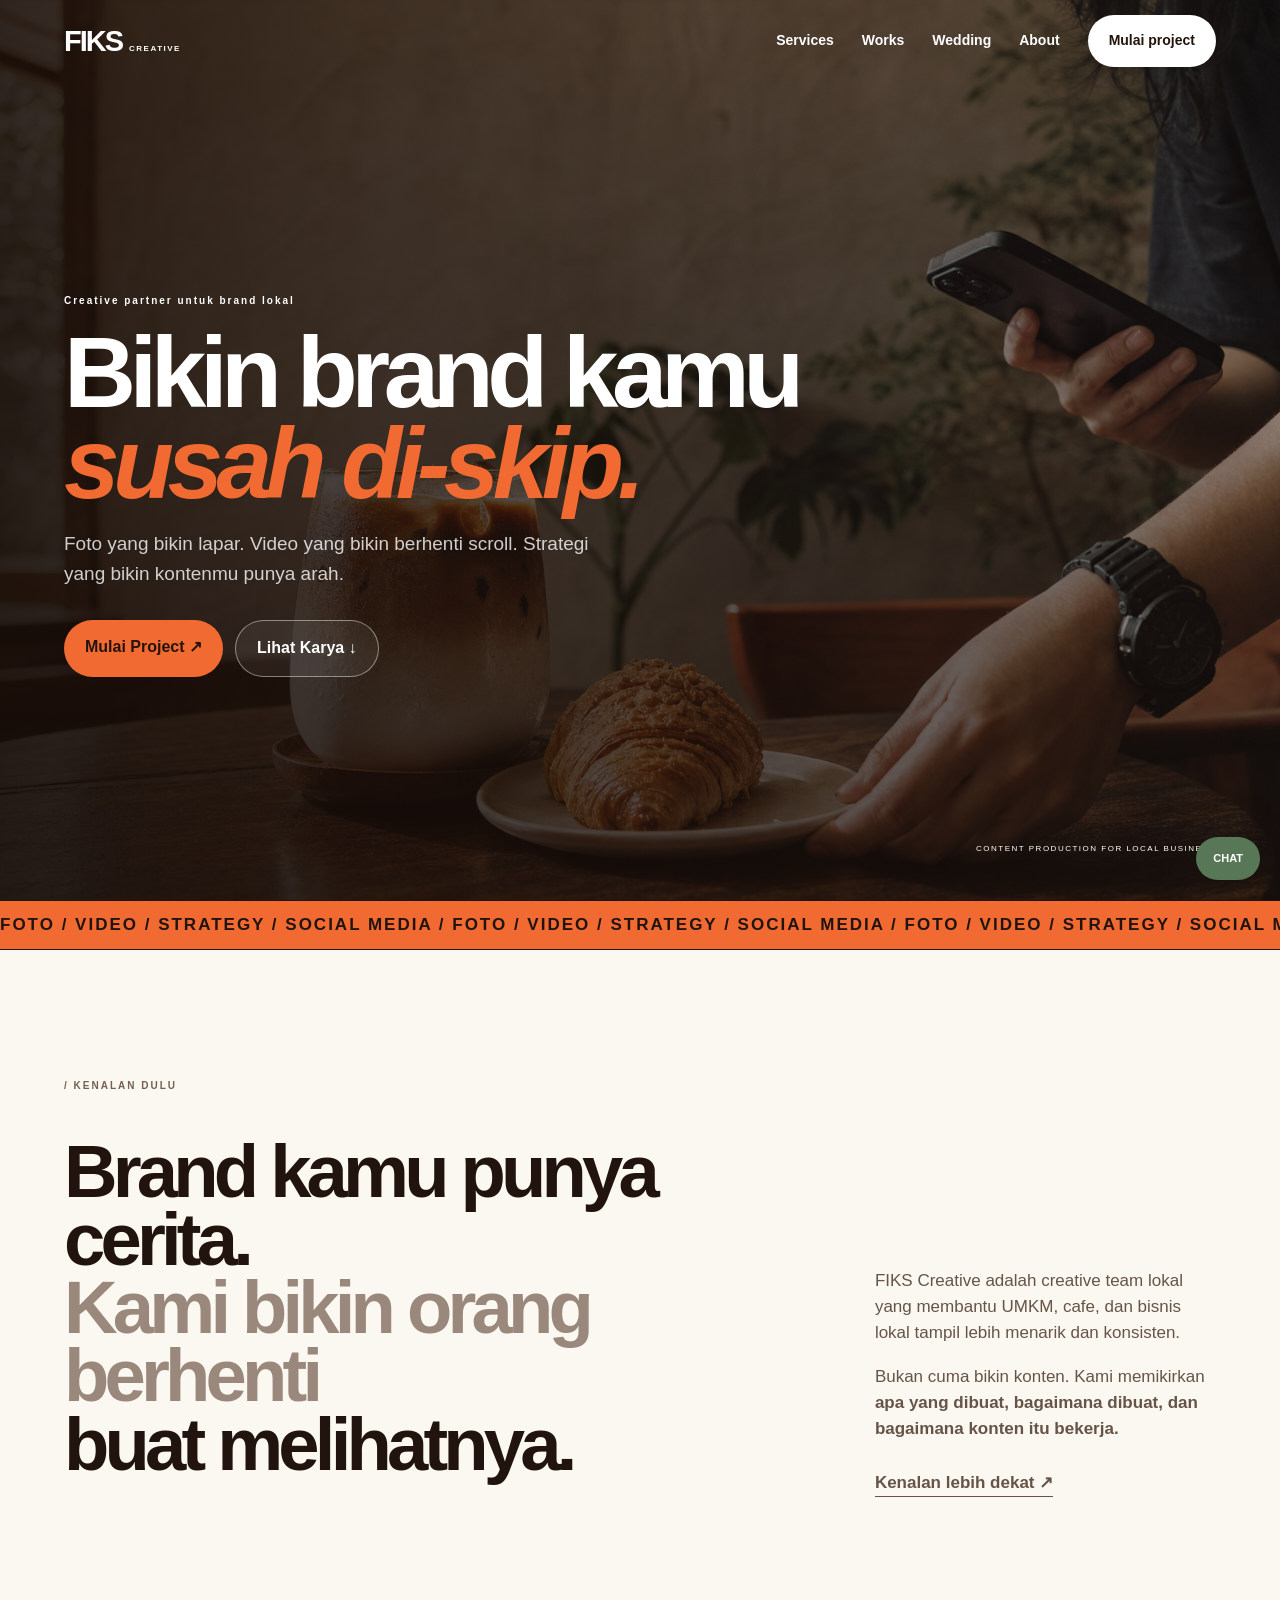
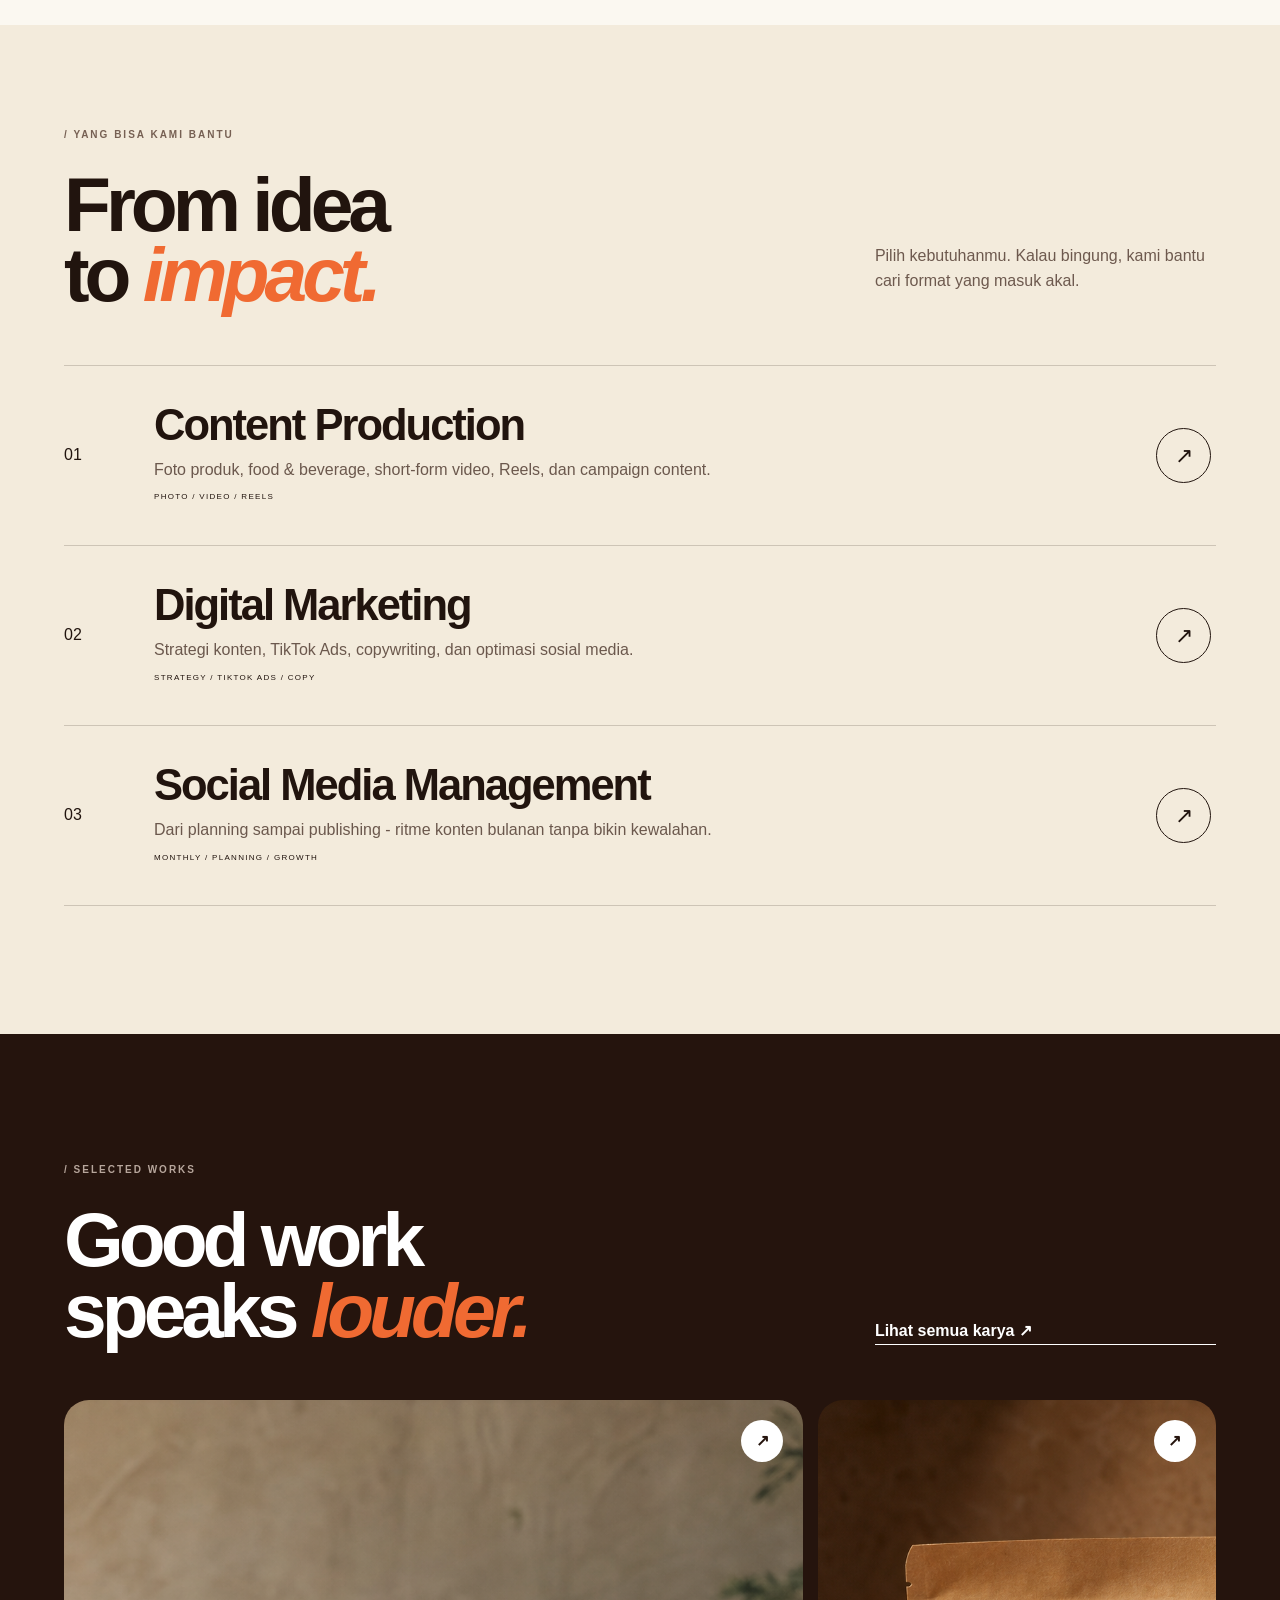
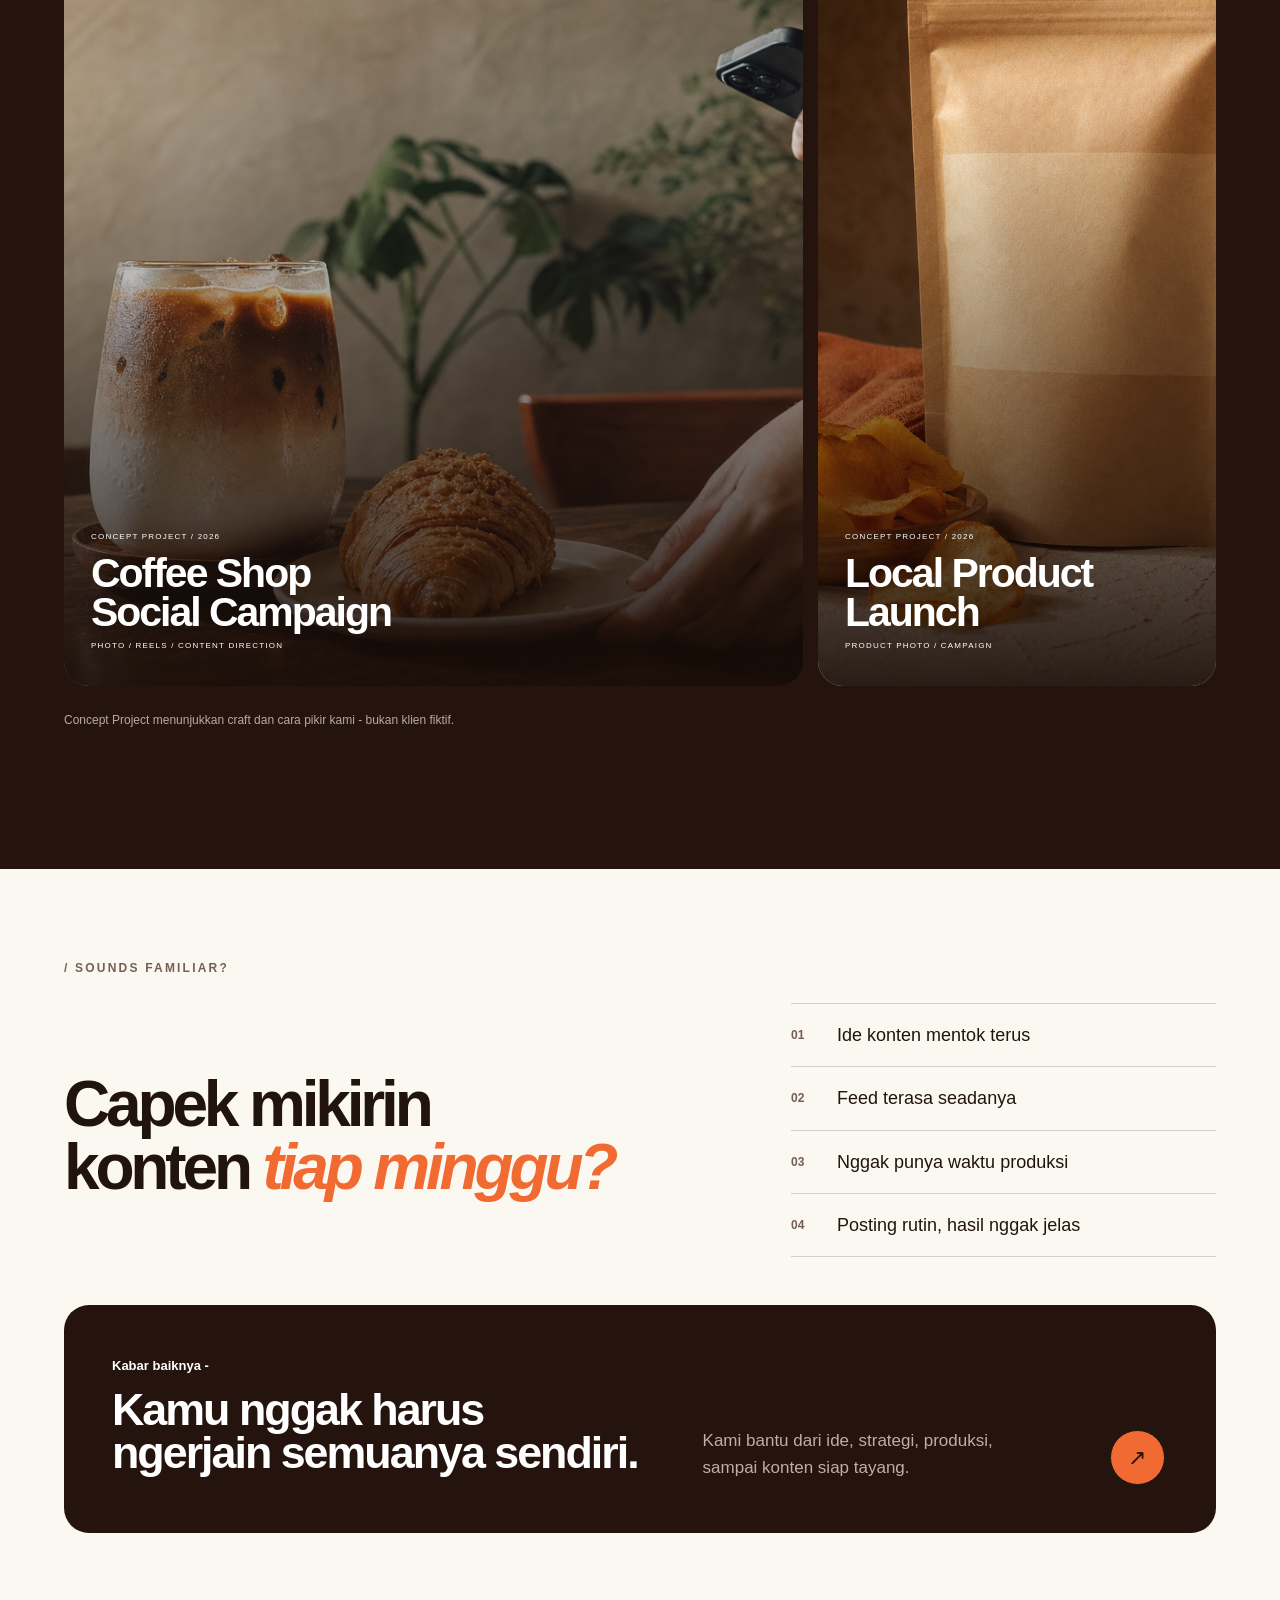
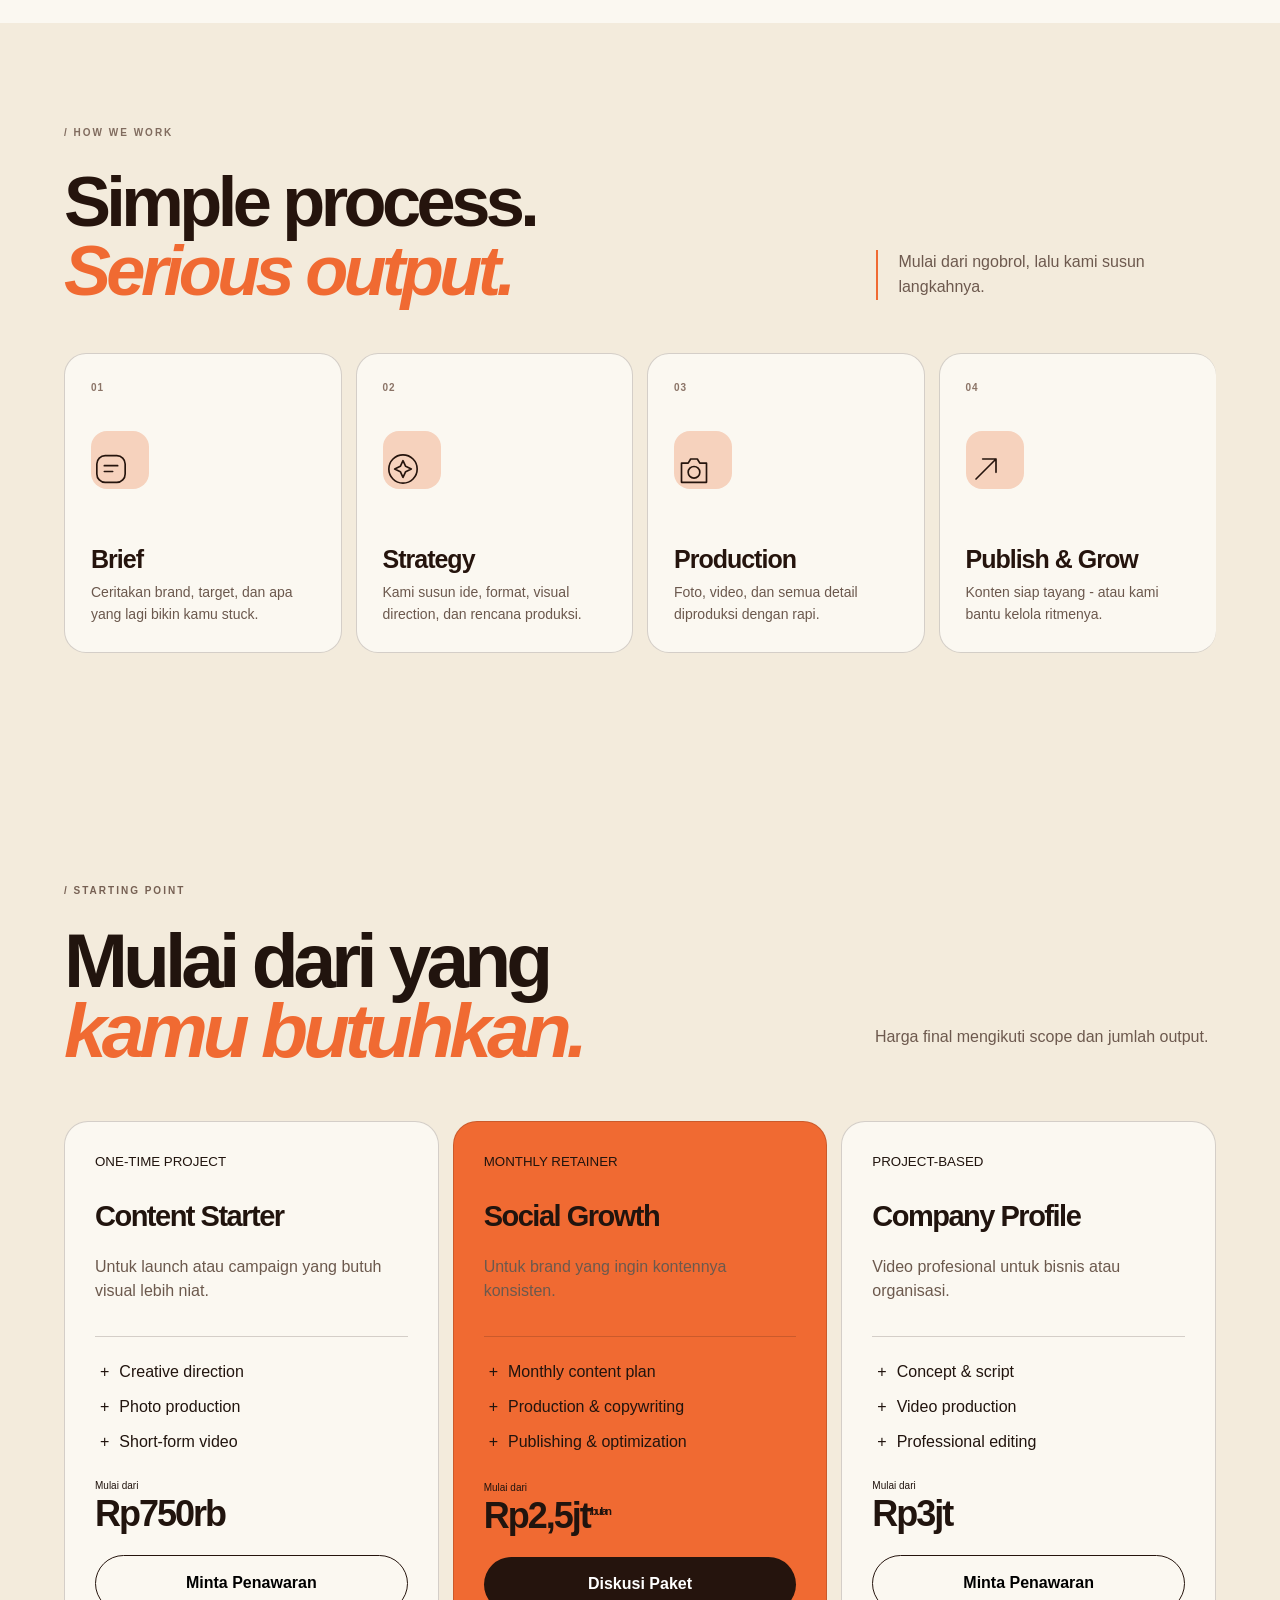
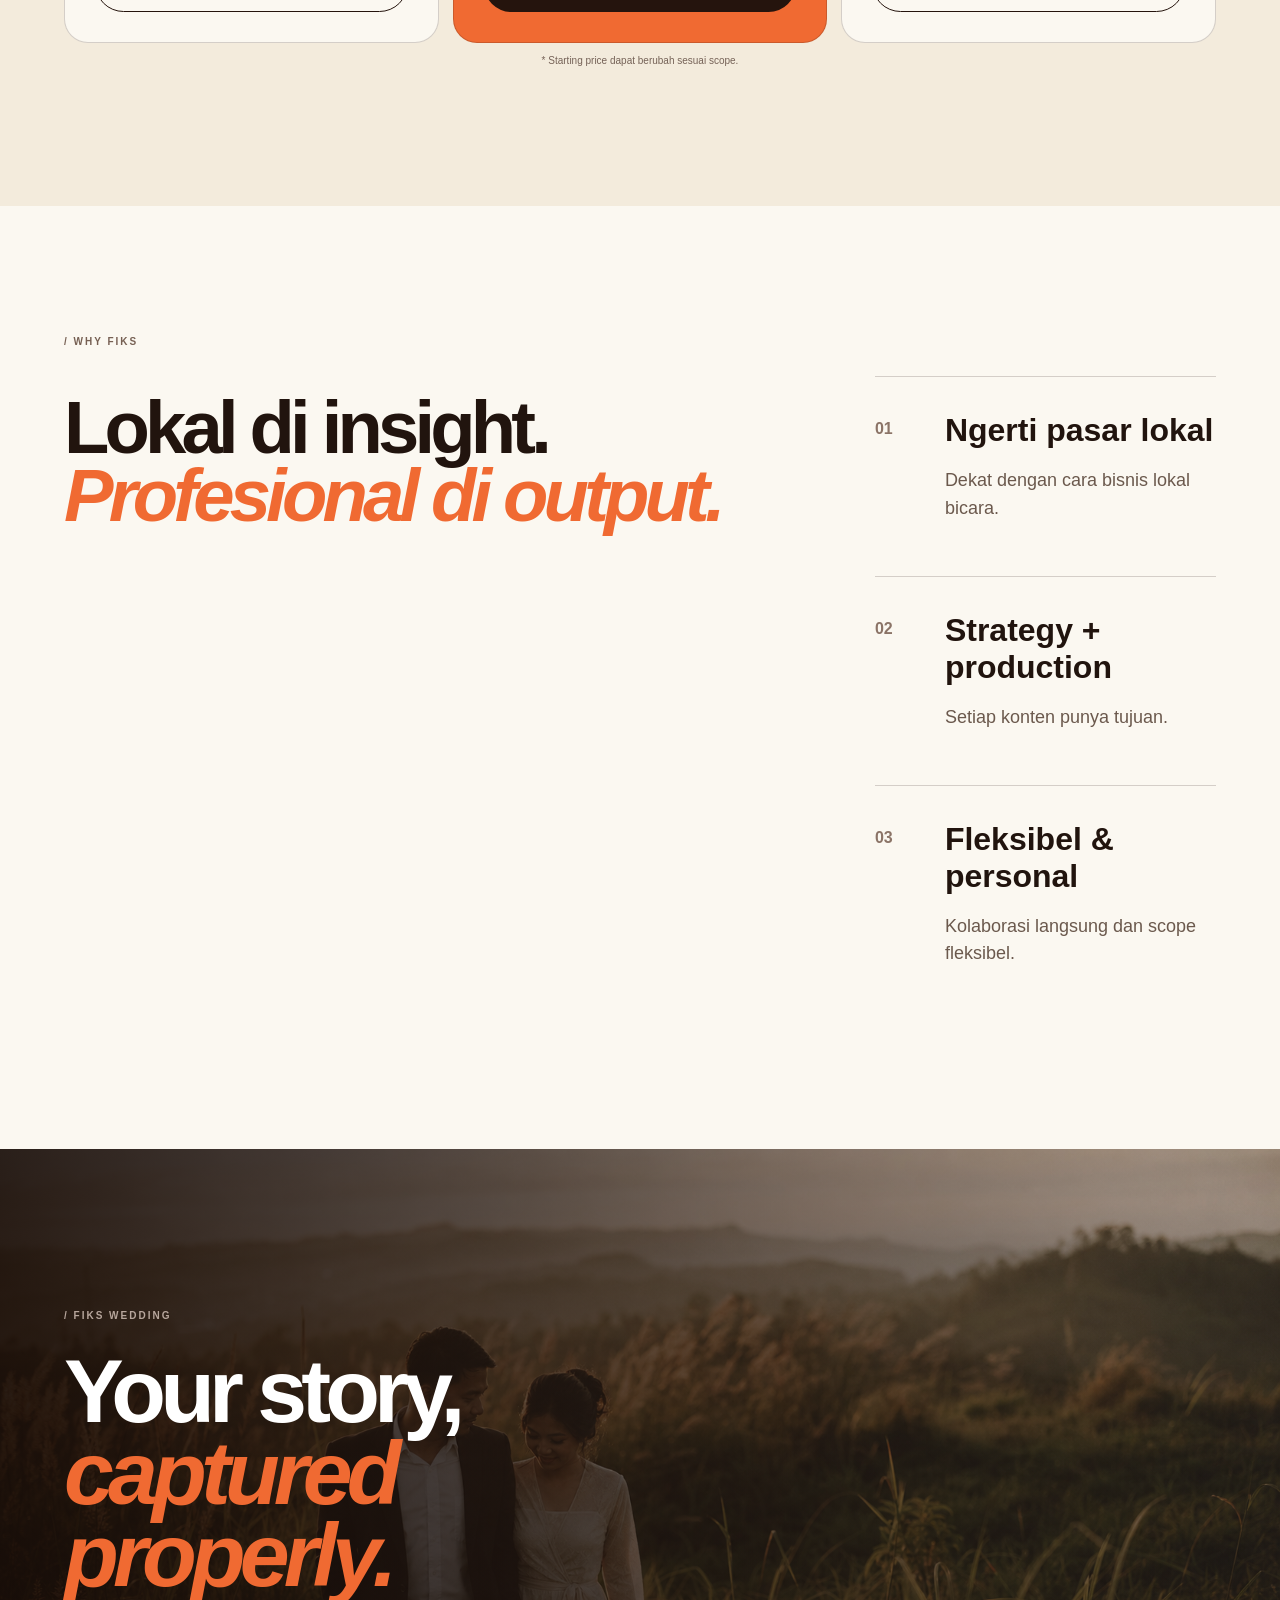
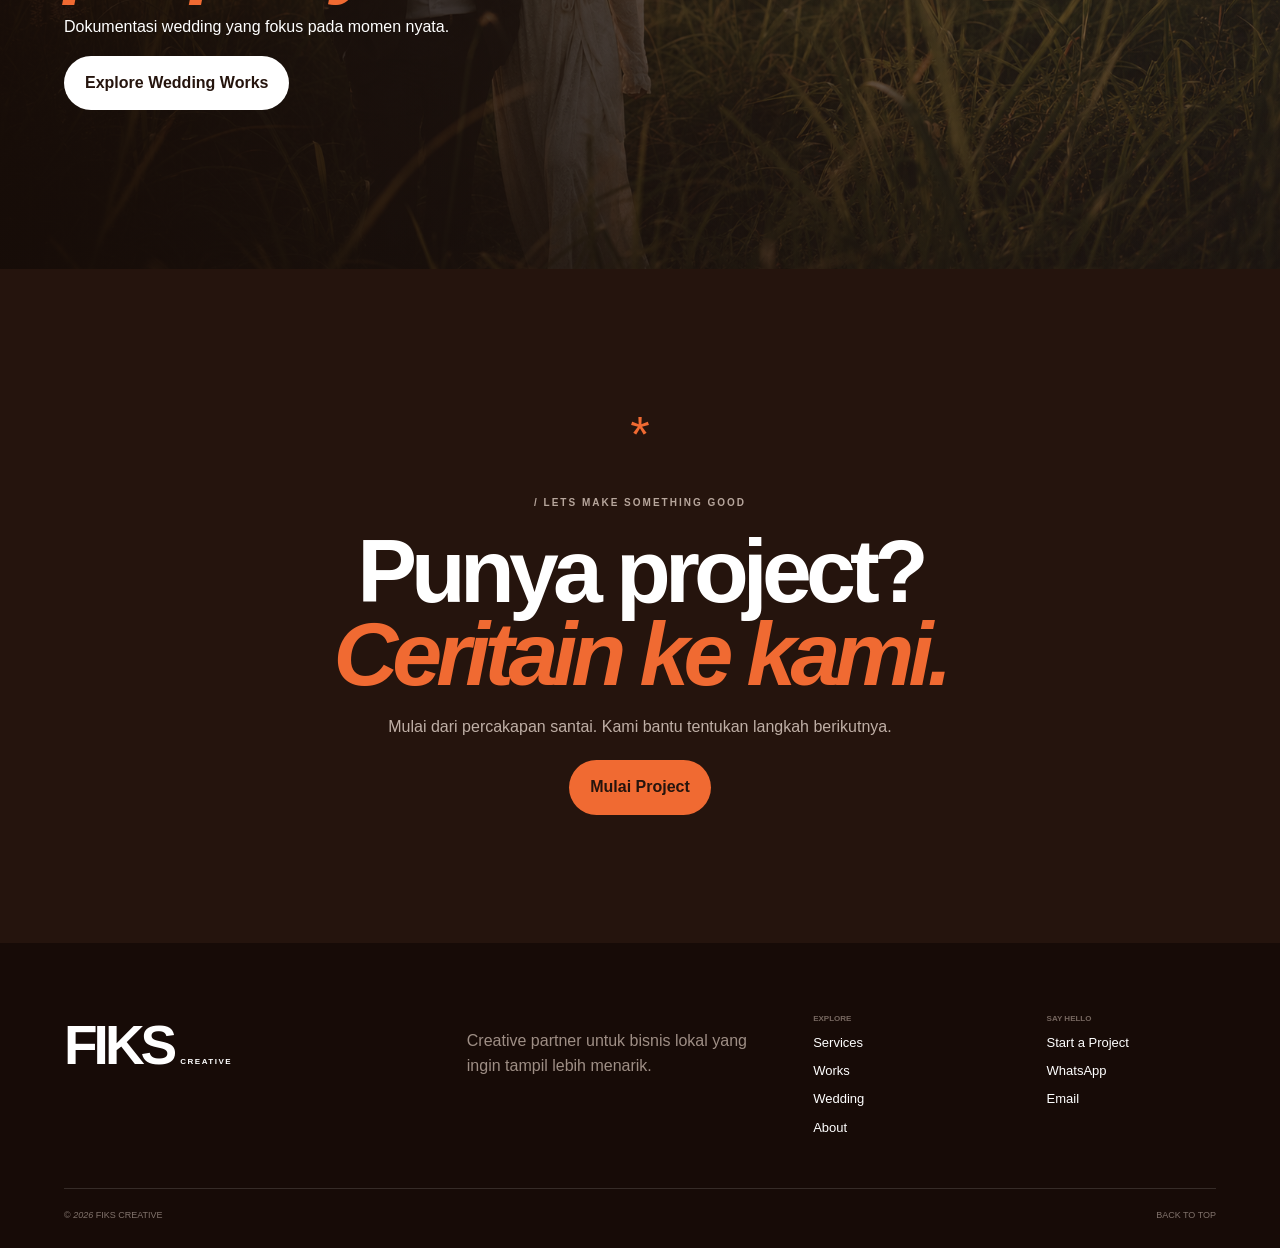
<file: index.html>
<!doctype html>
<html lang='id'>
<head>
<meta charset='UTF-8'><meta name='viewport' content='width=device-width,initial-scale=1'>
<meta name='description' content='FIKS Creative membantu bisnis lokal lewat foto, video, dan strategi media sosial.'>
<title>FIKS Creative - Content & Digital Agency</title><link rel='stylesheet' href='styles.css'>
</head><body>
<header class='header' data-header><a class='brand' href='index.html'>FIKS<small>CREATIVE</small></a><button class='menu'>MENU</button><nav><a href='services.html'>Services</a><a href='works.html'>Works</a><a href='wedding.html'>Wedding</a><a href='about.html'>About</a><button class='btn light' data-open>Mulai project</button></nav></header>
<main id='main'>
<section class='hero dark'><div class='hero-img'></div><div class='shade'></div><div class='hero-copy reveal'><p class='kicker'>Creative partner untuk brand lokal</p><h1>Bikin brand kamu<br><em>susah di-skip.</em></h1><p>Foto yang bikin lapar. Video yang bikin berhenti scroll. Strategi yang bikin kontenmu punya arah.</p><div class='actions'><button class='btn orange' data-open>Mulai Project &nearr;</button><a class='btn glass' href='#works'>Lihat Karya &darr;</a></div></div><span class='hero-tag'>CONTENT PRODUCTION FOR LOCAL BUSINESS</span></section>
<div class='marquee' aria-hidden='true'><div class='marquee-track'><span>FOTO / VIDEO / STRATEGY / SOCIAL MEDIA / FOTO / VIDEO / STRATEGY / SOCIAL MEDIA / FOTO / VIDEO / STRATEGY / SOCIAL MEDIA / FOTO / VIDEO / STRATEGY / SOCIAL MEDIA /&nbsp;</span><span>FOTO / VIDEO / STRATEGY / SOCIAL MEDIA / FOTO / VIDEO / STRATEGY / SOCIAL MEDIA / FOTO / VIDEO / STRATEGY / SOCIAL MEDIA / FOTO / VIDEO / STRATEGY / SOCIAL MEDIA /&nbsp;</span></div></div>
<section class='pad intro'><p class='label'>/ KENALAN DULU</p><div class='split'><h2 class='display reveal'>Brand kamu punya cerita.<br><span>Kami bikin orang berhenti</span><br>buat melihatnya.</h2><div class='copy reveal'><p>FIKS Creative adalah creative team lokal yang membantu UMKM, cafe, dan bisnis lokal tampil lebih menarik dan konsisten.</p><p>Bukan cuma bikin konten. Kami memikirkan <strong>apa yang dibuat, bagaimana dibuat, dan bagaimana konten itu bekerja.</strong></p><a class='link' href='about.html'>Kenalan lebih dekat &nearr;</a></div></div></section>
<section class='pad cream services-section'><div class='section-title'><div><p class='label'>/ YANG BISA KAMI BANTU</p><h2>From idea<br>to <em>impact.</em></h2></div><p>Pilih kebutuhanmu. Kalau bingung, kami bantu cari format yang masuk akal.</p></div><div class='service-list'>
<article class='service reveal'><span>01</span><div><h3>Content Production</h3><p>Foto produk, food & beverage, short-form video, Reels, dan campaign content.</p><small>PHOTO / VIDEO / REELS</small></div><a href='services.html#content'>&nearr;</a></article>
<article class='service reveal'><span>02</span><div><h3>Digital Marketing</h3><p>Strategi konten, TikTok Ads, copywriting, dan optimasi sosial media.</p><small>STRATEGY / TIKTOK ADS / COPY</small></div><a href='services.html#digital'>&nearr;</a></article>
<article class='service reveal'><span>03</span><div><h3>Social Media Management</h3><p>Dari planning sampai publishing - ritme konten bulanan tanpa bikin kewalahan.</p><small>MONTHLY / PLANNING / GROWTH</small></div><a href='services.html#social'>&nearr;</a></article></div></section>
<section id='works' class='pad dark'><div class='section-title'><div><p class='label'>/ SELECTED WORKS</p><h2>Good work<br>speaks <em>louder.</em></h2></div><a class='link' href='works.html'>Lihat semua karya &nearr;</a></div><div class='work-grid'>
<a class='work wide reveal' href='works.html#coffee'><img src='assets/fiks-hero-concept.png' alt='Concept project konten coffee shop'><div><small>CONCEPT PROJECT / 2026</small><h3>Coffee Shop<br>Social Campaign</h3><p>PHOTO / REELS / CONTENT DIRECTION</p></div><b>&nearr;</b></a>
<a class='work tall reveal' href='works.html#product'><img src='assets/concept-product.png' alt='Concept project fotografi produk'><div><small>CONCEPT PROJECT / 2026</small><h3>Local Product<br>Launch</h3><p>PRODUCT PHOTO / CAMPAIGN</p></div><b>&nearr;</b></a></div><p class='note'>Concept Project menunjukkan craft dan cara pikir kami - bukan klien fiktif.</p></section>
<section class='pad problem-section'><p class='label'>/ SOUNDS FAMILIAR?</p><div class='problem'><h2 class='display reveal'>Capek mikirin<br>konten <em>tiap minggu?</em></h2><div class='list reveal'><p><span>01</span>Ide konten mentok terus</p><p><span>02</span>Feed terasa seadanya</p><p><span>03</span>Nggak punya waktu produksi</p><p><span>04</span>Posting rutin, hasil nggak jelas</p></div></div><div class='solution reveal'><div><small>Kabar baiknya -</small><h3>Kamu nggak harus<br>ngerjain semuanya sendiri.</h3></div><p>Kami bantu dari ide, strategi, produksi, sampai konten siap tayang.</p><button data-open>&nearr;</button></div></section>
<section class='pad orange-bg process-section'><div class='section-title'><div><p class='label'>/ HOW WE WORK</p><h2>Simple process.<br><em>Serious output.</em></h2></div><p>Mulai dari ngobrol, lalu kami susun langkahnya.</p></div><ol class='process'>
<li><b>01</b><i class='process-icon'><svg viewBox='0 0 48 48' aria-hidden='true'><rect x='7' y='8' width='34' height='32' rx='10'/><path d='M16 20h16M16 27h10'/></svg></i><h3>Brief</h3><p>Ceritakan brand, target, dan apa yang lagi bikin kamu stuck.</p></li>
<li><b>02</b><i class='process-icon'><svg viewBox='0 0 48 48' aria-hidden='true'><circle cx='24' cy='24' r='17'/><path d='m24 14 3.2 6.8L34 24l-6.8 3.2L24 34l-3.2-6.8L14 24l6.8-3.2Z'/></svg></i><h3>Strategy</h3><p>Kami susun ide, format, visual direction, dan rencana produksi.</p></li>
<li><b>03</b><i class='process-icon'><svg viewBox='0 0 48 48' aria-hidden='true'><path d='M9 17h8l3-5h8l3 5h8v23H9Z'/><circle cx='24' cy='28' r='7'/></svg></i><h3>Production</h3><p>Foto, video, dan semua detail diproduksi dengan rapi.</p></li>
<li><b>04</b><i class='process-icon'><svg viewBox='0 0 48 48' aria-hidden='true'><path d='M12 36 36 12M20 12h16v16'/></svg></i><h3>Publish & Grow</h3><p>Konten siap tayang - atau kami bantu kelola ritmenya.</p></li>
</ol></section>
<section class='pad cream'><div class='section-title'><div><p class='label'>/ STARTING POINT</p><h2>Mulai dari yang<br><em>kamu butuhkan.</em></h2></div><p>Harga final mengikuti scope dan jumlah output.</p></div><div class='packages'><article><small>ONE-TIME PROJECT</small><h3>Content Starter</h3><p>Untuk launch atau campaign yang butuh visual lebih niat.</p><ul><li>Creative direction</li><li>Photo production</li><li>Short-form video</li></ul><span>Mulai dari</span><strong>Rp750rb</strong><button class='btn outline' data-open data-service='Content Production'>Minta Penawaran</button></article><article class='featured'><small>MONTHLY RETAINER</small><h3>Social Growth</h3><p>Untuk brand yang ingin kontennya konsisten.</p><ul><li>Monthly content plan</li><li>Production & copywriting</li><li>Publishing & optimization</li></ul><span>Mulai dari</span><strong>Rp2,5jt<sup>/bulan</sup></strong><button class='btn dark-btn' data-open data-service='Social Media Management'>Diskusi Paket</button></article><article><small>PROJECT-BASED</small><h3>Company Profile</h3><p>Video profesional untuk bisnis atau organisasi.</p><ul><li>Concept & script</li><li>Video production</li><li>Professional editing</li></ul><span>Mulai dari</span><strong>Rp3jt</strong><button class='btn outline' data-open data-service='Video Company Profile'>Minta Penawaran</button></article></div><p class='price-note'>* Starting price dapat berubah sesuai scope.</p></section>
<section class='pad'><p class='label'>/ WHY FIKS</p><div class='why'><h2 class='display'>Lokal di insight.<br><em>Profesional di output.</em></h2><div class='why-list'><article><b>01</b><div><h3>Ngerti pasar lokal</h3><p>Dekat dengan cara bisnis lokal bicara.</p></div></article><article><b>02</b><div><h3>Strategy + production</h3><p>Setiap konten punya tujuan.</p></div></article><article><b>03</b><div><h3>Fleksibel & personal</h3><p>Kolaborasi langsung dan scope fleksibel.</p></div></article></div></div></section>
<section class='wedding dark'><img src='assets/concept-wedding.png' alt='Wedding concept project'><div class='shade'></div><div><p class='label'>/ FIKS WEDDING</p><h2>Your story,<br><em>captured properly.</em></h2><p>Dokumentasi wedding yang fokus pada momen nyata.</p><a class='btn light' href='wedding.html'>Explore Wedding Works</a></div></section>
<section class='pad final dark'><span>*</span><p class='label'>/ LETS MAKE SOMETHING GOOD</p><h2>Punya project?<br><em>Ceritain ke kami.</em></h2><p>Mulai dari percakapan santai. Kami bantu tentukan langkah berikutnya.</p><button class='btn orange' data-open>Mulai Project</button></section>
</main>
<footer><div class='foot-main'><a class='foot-brand' href='index.html'>FIKS<small>CREATIVE</small></a><p>Creative partner untuk bisnis lokal yang ingin tampil lebih menarik.</p><div><b>EXPLORE</b><a href='services.html'>Services</a><a href='works.html'>Works</a><a href='wedding.html'>Wedding</a><a href='about.html'>About</a></div><div><b>SAY HELLO</b><button data-open>Start a Project</button><a data-wa>WhatsApp</a><a href='mailto:hello@fikscreative.id'>Email</a></div></div><div class='foot-bottom'><span>&copy; <i data-year></i> FIKS CREATIVE</span><a href='#main'>BACK TO TOP</a></div></footer><a class='float' data-wa>CHAT</a>
<div class='modal' id='modal' aria-hidden='true'><div class='backdrop' data-close></div><div class='panel'><button class='x' data-close>&times;</button><p class='label'>/ START A PROJECT</p><h2>Ceritain project kamu.</h2><p>Isi sebentar. Setelah tersimpan, kami siapkan pesan WhatsApp-nya.</p><form id='inquiry' novalidate><div class='form-grid'><label>Nama *<input name='name' required></label><label>Bisnis / brand *<input name='business' required></label><label>WhatsApp *<input name='whatsapp' required></label><label>Lokasi *<input name='location' required></label><label>Layanan *<select name='service' required><option value=''>Pilih layanan</option><option>Content Production</option><option>Digital Marketing</option><option>Social Media Management</option><option>Video Company Profile</option><option>Wedding Documentation</option></select></label><label>Budget *<select name='budget' required><option value=''>Pilih kisaran</option><option>Di bawah Rp1 juta</option><option>Rp1-2 juta</option><option>Rp2-5 juta</option><option>Di atas Rp5 juta</option></select></label><label class='full'>Target tanggal<input name='deadline' type='date'></label><label class='full'>Deskripsi *<textarea name='description' required rows='4'></textarea></label></div><label class='consent'><input type='checkbox' required> Saya setuju data disimpan di perangkat ini.</label><p class='error'></p><button class='btn dark-btn full' type='submit'>Simpan & Lanjut ke WhatsApp</button></form><div class='success' hidden><h3>Inquiry tersimpan.</h3><p>WhatsApp akan terbuka dengan pesan siap kirim.</p></div></div></div>
<script src='script.js'></script></body></html>
</file>
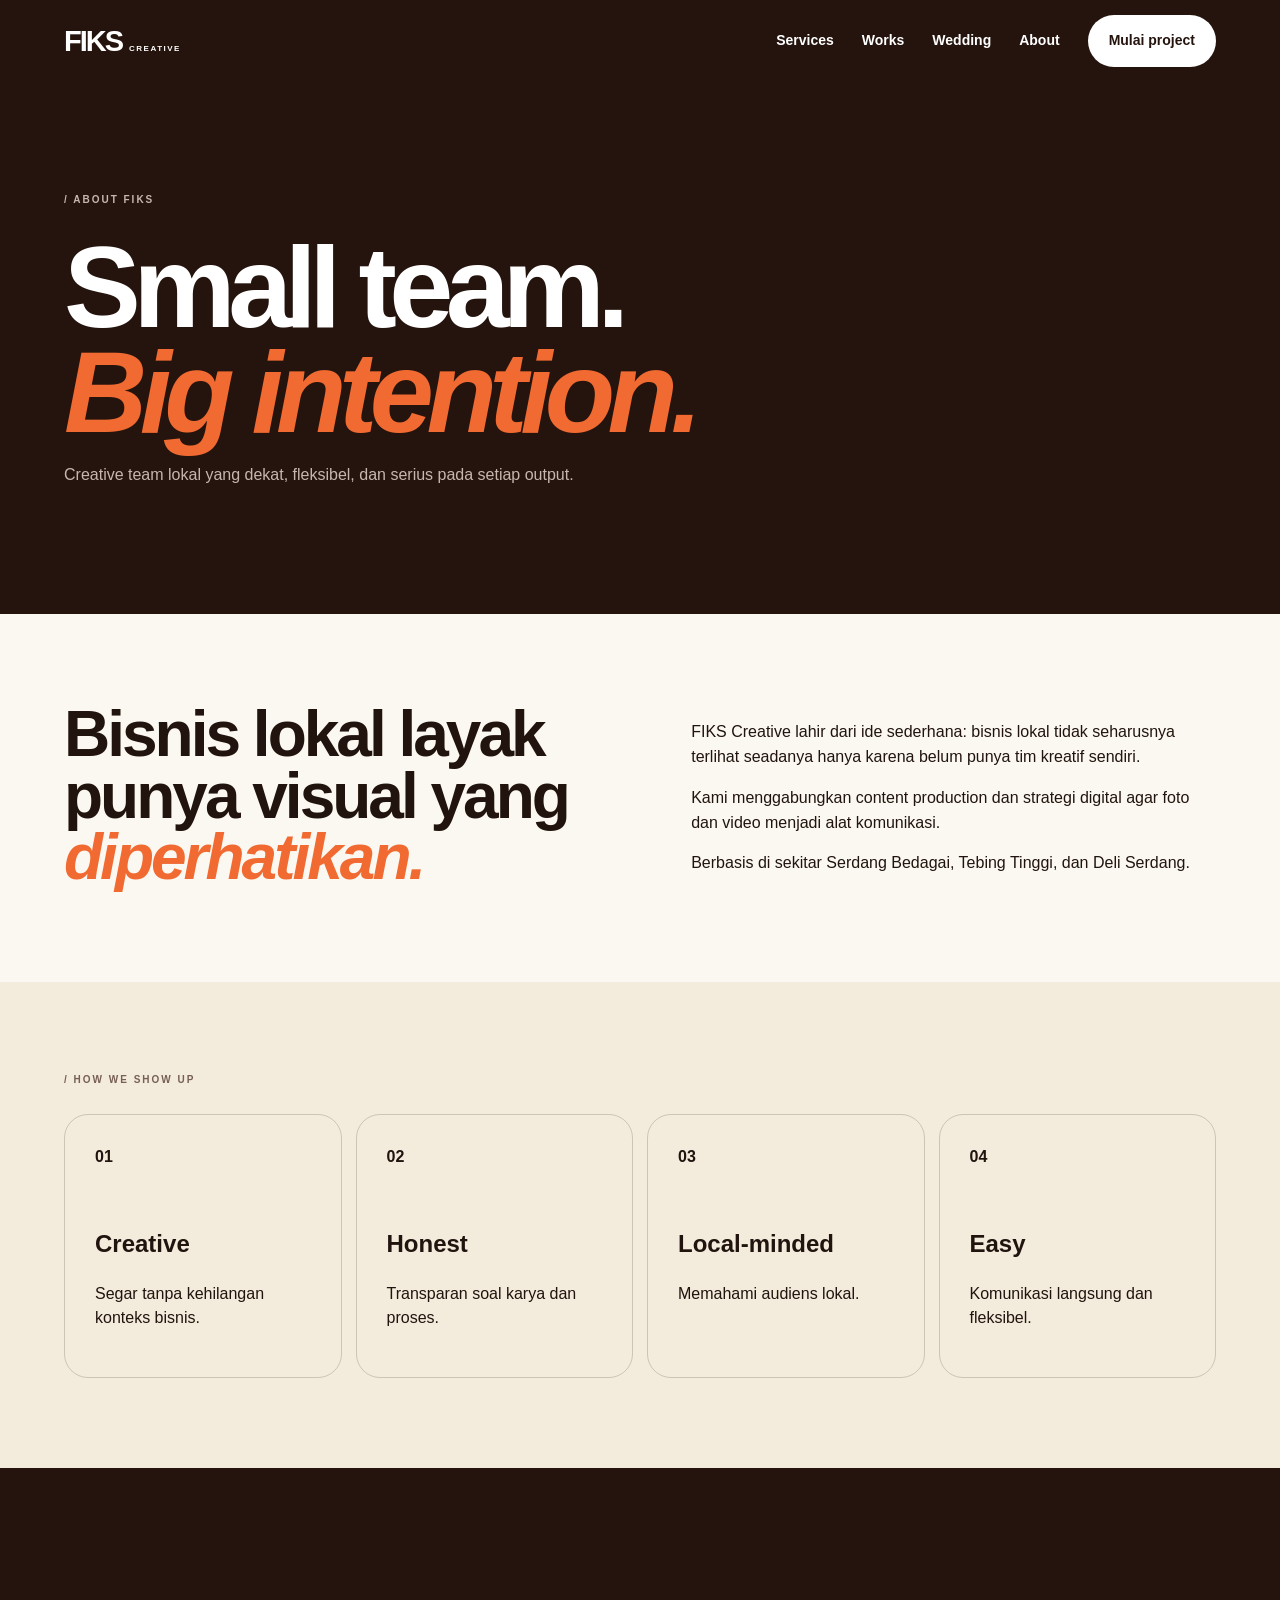
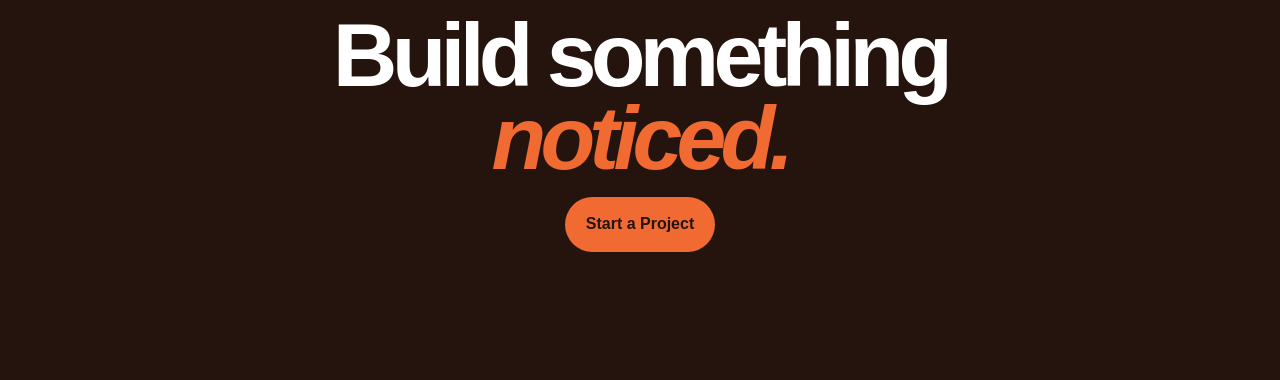
<file: about.html>
<!doctype html><html lang='id'><head><meta charset='UTF-8'><meta name='viewport' content='width=device-width,initial-scale=1'><title>About - FIKS Creative</title><link rel='stylesheet' href='styles.css'></head><body class='inner'><header class='header' data-header><a class='brand' href='index.html'>FIKS<small>CREATIVE</small></a><button class='menu'>MENU</button><nav><a href='services.html'>Services</a><a href='works.html'>Works</a><a href='wedding.html'>Wedding</a><a href='about.html'>About</a><a class='btn light' href='contact.html'>Mulai project</a></nav></header><main><section class='page-hero'><p class='label'>/ ABOUT FIKS</p><h1>Small team.<br><em>Big intention.</em></h1><p>Creative team lokal yang dekat, fleksibel, dan serius pada setiap output.</p></section><section class='inner-section'><div class='about-grid'><h2>Bisnis lokal layak punya visual yang <em>diperhatikan.</em></h2><div><p>FIKS Creative lahir dari ide sederhana: bisnis lokal tidak seharusnya terlihat seadanya hanya karena belum punya tim kreatif sendiri.</p><p>Kami menggabungkan content production dan strategi digital agar foto dan video menjadi alat komunikasi.</p><p>Berbasis di sekitar Serdang Bedagai, Tebing Tinggi, dan Deli Serdang.</p></div></div></section><section class='inner-section cream'><p class='label'>/ HOW WE SHOW UP</p><div class='values'><article class='value'><b>01</b><h3>Creative</h3><p>Segar tanpa kehilangan konteks bisnis.</p></article><article class='value'><b>02</b><h3>Honest</h3><p>Transparan soal karya dan proses.</p></article><article class='value'><b>03</b><h3>Local-minded</h3><p>Memahami audiens lokal.</p></article><article class='value'><b>04</b><h3>Easy</h3><p>Komunikasi langsung dan fleksibel.</p></article></div></section><section class='pad final dark'><h2>Build something<br><em>noticed.</em></h2><a class='btn orange' href='contact.html'>Start a Project</a></section></main><script src='script.js'></script></body></html>
</file>
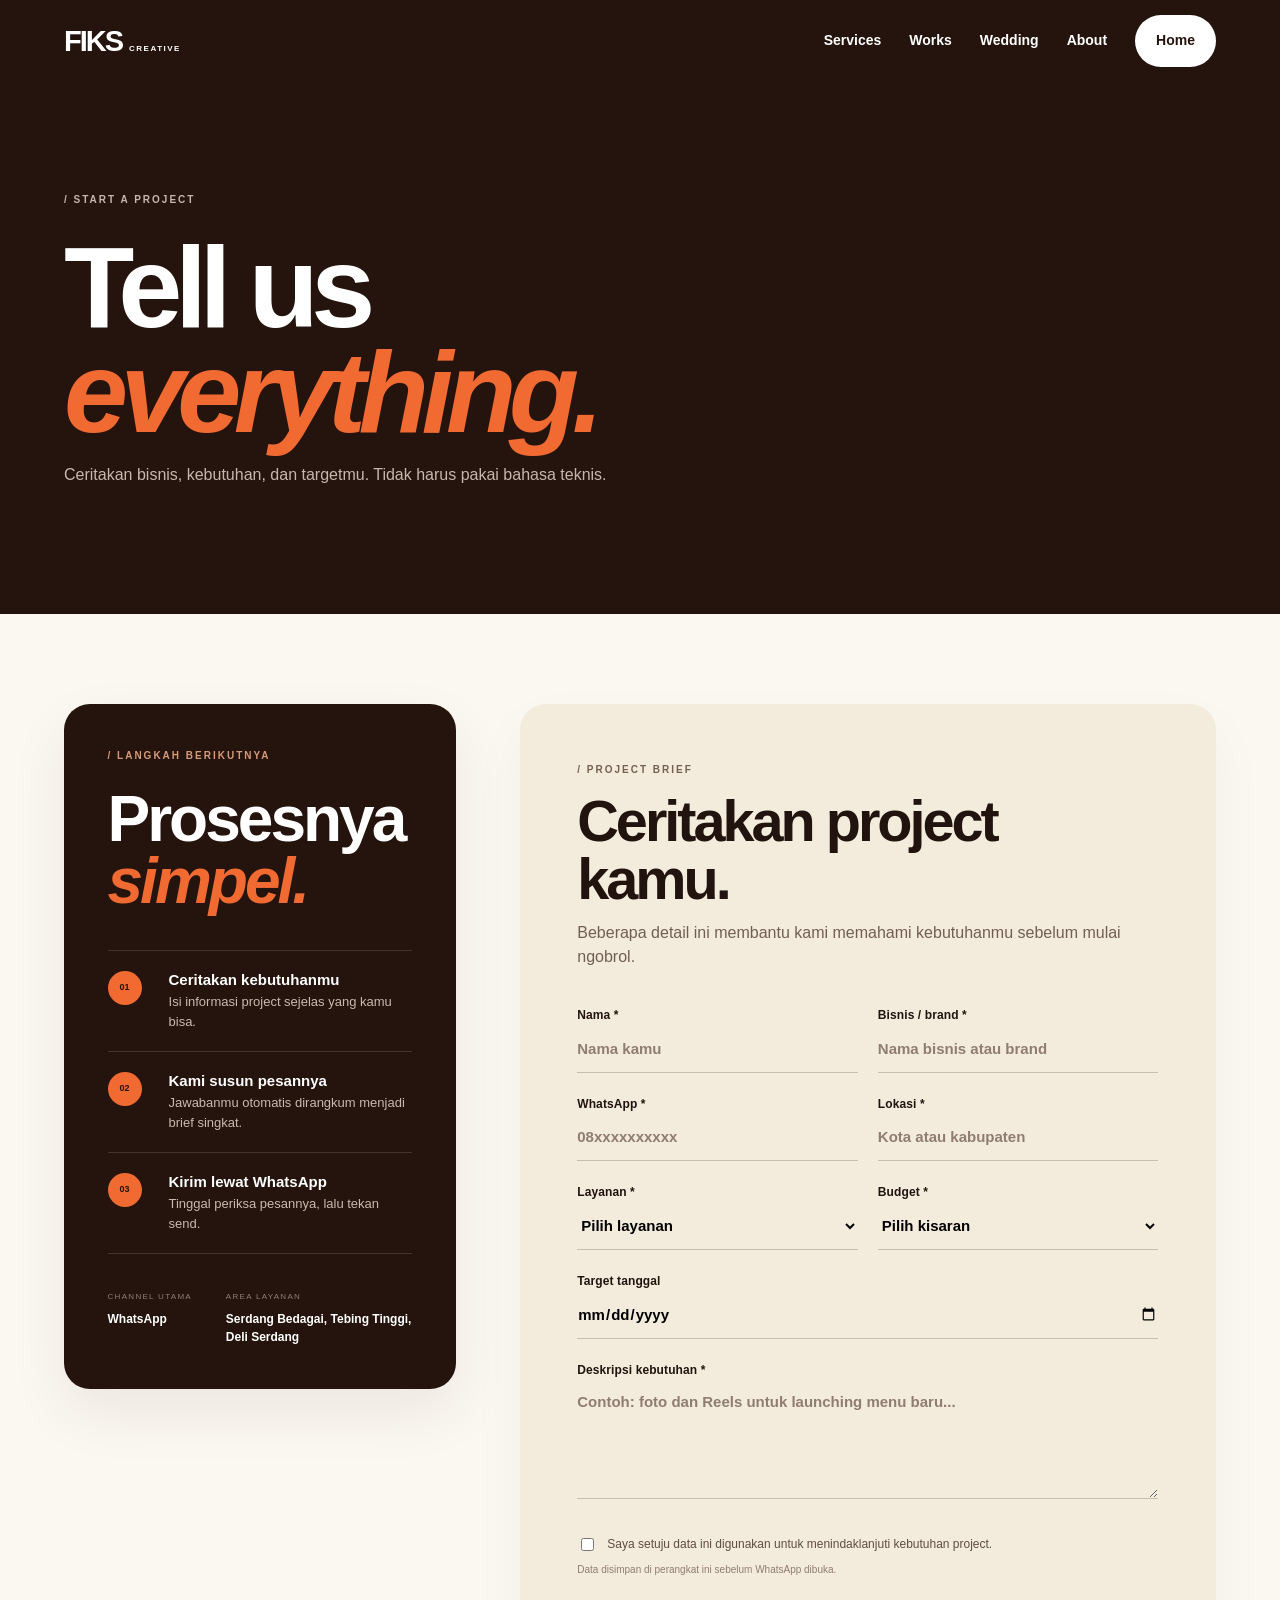
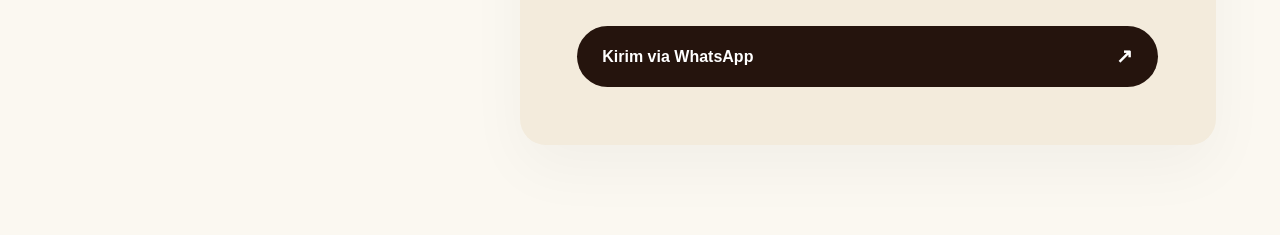
<file: contact.html>
<!doctype html>
<html lang='id'>
<head><meta charset='UTF-8'><meta name='viewport' content='width=device-width,initial-scale=1'><meta name='description' content='Mulai project bersama FIKS Creative.'><title>Start a Project - FIKS Creative</title><link rel='stylesheet' href='styles.css'></head>
<body class='inner'>
<header class='header' data-header><a class='brand' href='index.html'>FIKS<small>CREATIVE</small></a><button class='menu'>MENU</button><nav><a href='services.html'>Services</a><a href='works.html'>Works</a><a href='wedding.html'>Wedding</a><a href='about.html'>About</a><a class='btn light' href='index.html'>Home</a></nav></header>
<main>
<section class='page-hero'><p class='label'>/ START A PROJECT</p><h1>Tell us<br><em>everything.</em></h1><p>Ceritakan bisnis, kebutuhan, dan targetmu. Tidak harus pakai bahasa teknis.</p></section>
<section class='inner-section contact-section'><div class='contact-shell'>
<aside class='contact-guide'><p class='label'>/ LANGKAH BERIKUTNYA</p><h2>Prosesnya<br><em>simpel.</em></h2><ol class='contact-steps'><li><b>01</b><div><strong>Ceritakan kebutuhanmu</strong><span>Isi informasi project sejelas yang kamu bisa.</span></div></li><li><b>02</b><div><strong>Kami susun pesannya</strong><span>Jawabanmu otomatis dirangkum menjadi brief singkat.</span></div></li><li><b>03</b><div><strong>Kirim lewat WhatsApp</strong><span>Tinggal periksa pesannya, lalu tekan send.</span></div></li></ol><div class='contact-meta'><div><small>CHANNEL UTAMA</small><strong>WhatsApp</strong></div><div><small>AREA LAYANAN</small><strong>Serdang Bedagai, Tebing Tinggi, Deli Serdang</strong></div></div></aside>
<div class='panel-inline contact-form-card'><p class='label'>/ PROJECT BRIEF</p><h2>Ceritakan project kamu.</h2><p class='form-lead'>Beberapa detail ini membantu kami memahami kebutuhanmu sebelum mulai ngobrol.</p><form id='contact-form' novalidate><div class='form-grid'>
<label>Nama *<input name='name' autocomplete='name' required placeholder='Nama kamu'></label><label>Bisnis / brand *<input name='business' required placeholder='Nama bisnis atau brand'></label>
<label>WhatsApp *<input name='whatsapp' autocomplete='tel' inputmode='tel' required placeholder='08xxxxxxxxxx'></label><label>Lokasi *<input name='location' required placeholder='Kota atau kabupaten'></label>
<label>Layanan *<select name='service' required><option value=''>Pilih layanan</option><option>Content Production</option><option>Digital Marketing</option><option>Social Media Management</option><option>Video Company Profile</option><option>Wedding Documentation</option></select></label>
<label>Budget *<select name='budget' required><option value=''>Pilih kisaran</option><option>Di bawah Rp1 juta</option><option>Rp1-2 juta</option><option>Rp2-5 juta</option><option>Di atas Rp5 juta</option></select></label>
<label class='full'>Target tanggal<input name='deadline' type='date'></label><label class='full'>Deskripsi kebutuhan *<textarea name='description' required rows='4' placeholder='Contoh: foto dan Reels untuk launching menu baru...'></textarea></label></div>
<label class='consent'><input type='checkbox' required><span>Saya setuju data ini digunakan untuk menindaklanjuti kebutuhan project.</span></label><p class='storage-note'>Data disimpan di perangkat ini sebelum WhatsApp dibuka.</p><p class='error'></p><button class='btn dark-btn full contact-submit' type='submit'>Kirim via WhatsApp <span>&nearr;</span></button></form><div class='success contact-success' hidden><h3>Brief sudah siap.</h3><p>WhatsApp sudah dibuka dengan pesan yang tinggal dikirim.</p></div></div>
</div></section></main>
<script src='script.js'></script><script>const s=new URLSearchParams(location.search).get('service');if(s){const e=document.querySelector('[name=service]');if(e)e.value=s}</script>
</body></html>
</file>
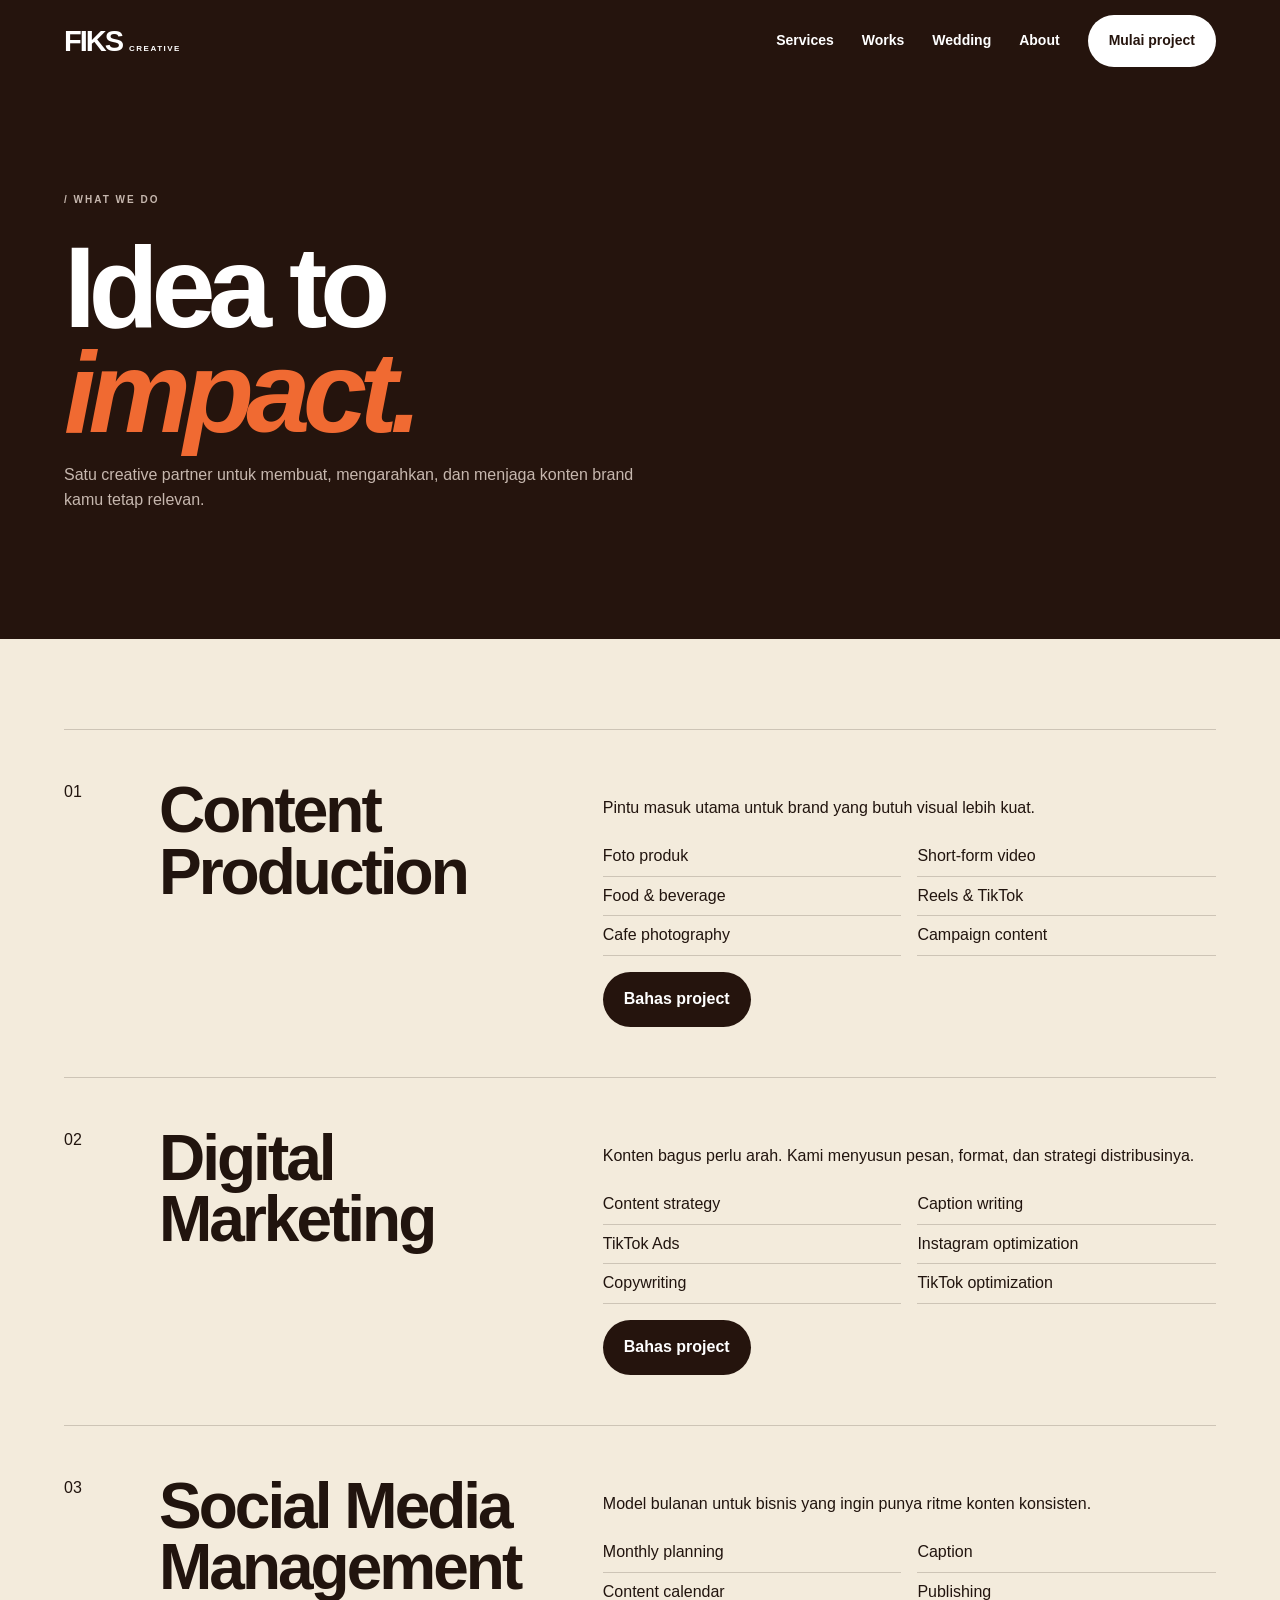
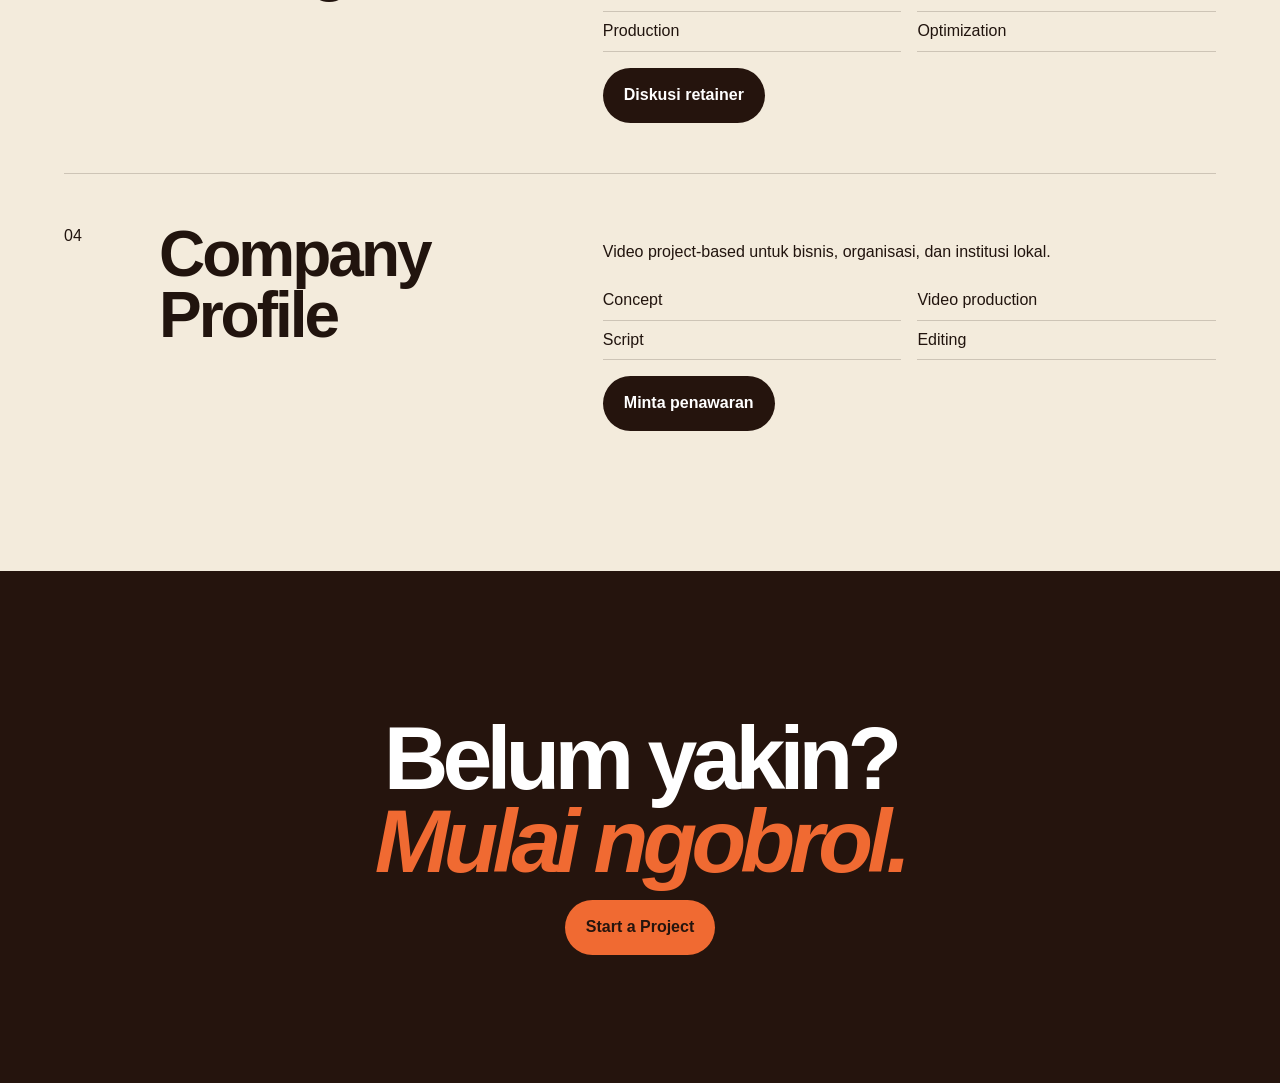
<file: services.html>
<!doctype html><html lang='id'><head><meta charset='UTF-8'><meta name='viewport' content='width=device-width,initial-scale=1'><meta name='description' content='Layanan content production dan digital marketing FIKS Creative.'><title>Services - FIKS Creative</title><link rel='stylesheet' href='styles.css'></head><body class='inner'><header class='header' data-header><a class='brand' href='index.html'>FIKS<small>CREATIVE</small></a><button class='menu'>MENU</button><nav><a href='services.html'>Services</a><a href='works.html'>Works</a><a href='wedding.html'>Wedding</a><a href='about.html'>About</a><a class='btn light' href='contact.html'>Mulai project</a></nav></header><main><section class='page-hero'><p class='label'>/ WHAT WE DO</p><h1>Idea to<br><em>impact.</em></h1><p>Satu creative partner untuk membuat, mengarahkan, dan menjaga konten brand kamu tetap relevan.</p></section><section class='inner-section cream'>
<article class='detail' id='content'><span>01</span><h2>Content<br>Production</h2><div><p>Pintu masuk utama untuk brand yang butuh visual lebih kuat.</p><ul><li>Foto produk</li><li>Food & beverage</li><li>Cafe photography</li><li>Short-form video</li><li>Reels & TikTok</li><li>Campaign content</li></ul><a class='btn dark-btn' href='contact.html?service=Content%20Production'>Bahas project</a></div></article>
<article class='detail' id='digital'><span>02</span><h2>Digital<br>Marketing</h2><div><p>Konten bagus perlu arah. Kami menyusun pesan, format, dan strategi distribusinya.</p><ul><li>Content strategy</li><li>TikTok Ads</li><li>Copywriting</li><li>Caption writing</li><li>Instagram optimization</li><li>TikTok optimization</li></ul><a class='btn dark-btn' href='contact.html?service=Digital%20Marketing'>Bahas project</a></div></article>
<article class='detail' id='social'><span>03</span><h2>Social Media<br>Management</h2><div><p>Model bulanan untuk bisnis yang ingin punya ritme konten konsisten.</p><ul><li>Monthly planning</li><li>Content calendar</li><li>Production</li><li>Caption</li><li>Publishing</li><li>Optimization</li></ul><a class='btn dark-btn' href='contact.html?service=Social%20Media%20Management'>Diskusi retainer</a></div></article>
<article class='detail' id='company'><span>04</span><h2>Company<br>Profile</h2><div><p>Video project-based untuk bisnis, organisasi, dan institusi lokal.</p><ul><li>Concept</li><li>Script</li><li>Video production</li><li>Editing</li></ul><a class='btn dark-btn' href='contact.html?service=Video%20Company%20Profile'>Minta penawaran</a></div></article></section><section class='pad final dark'><h2>Belum yakin?<br><em>Mulai ngobrol.</em></h2><a class='btn orange' href='contact.html'>Start a Project</a></section></main><script src='script.js'></script></body></html>
</file>
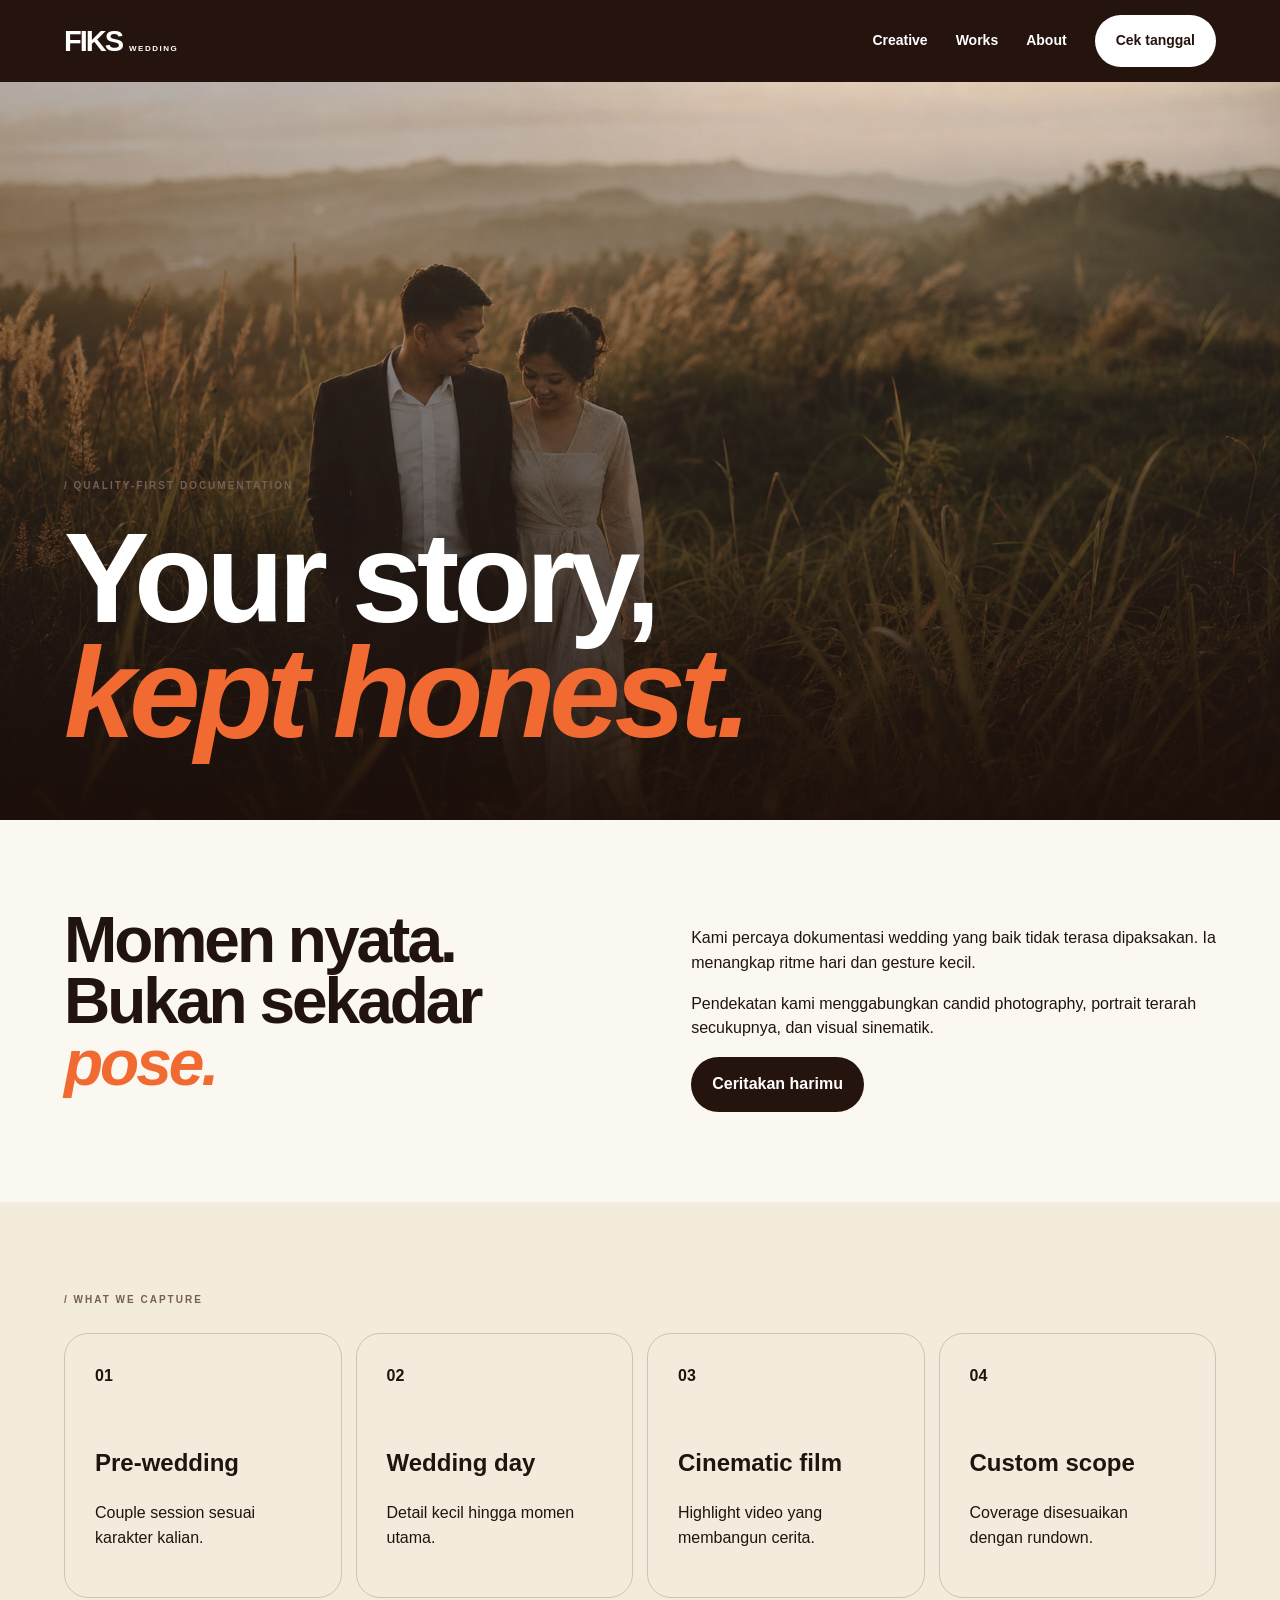
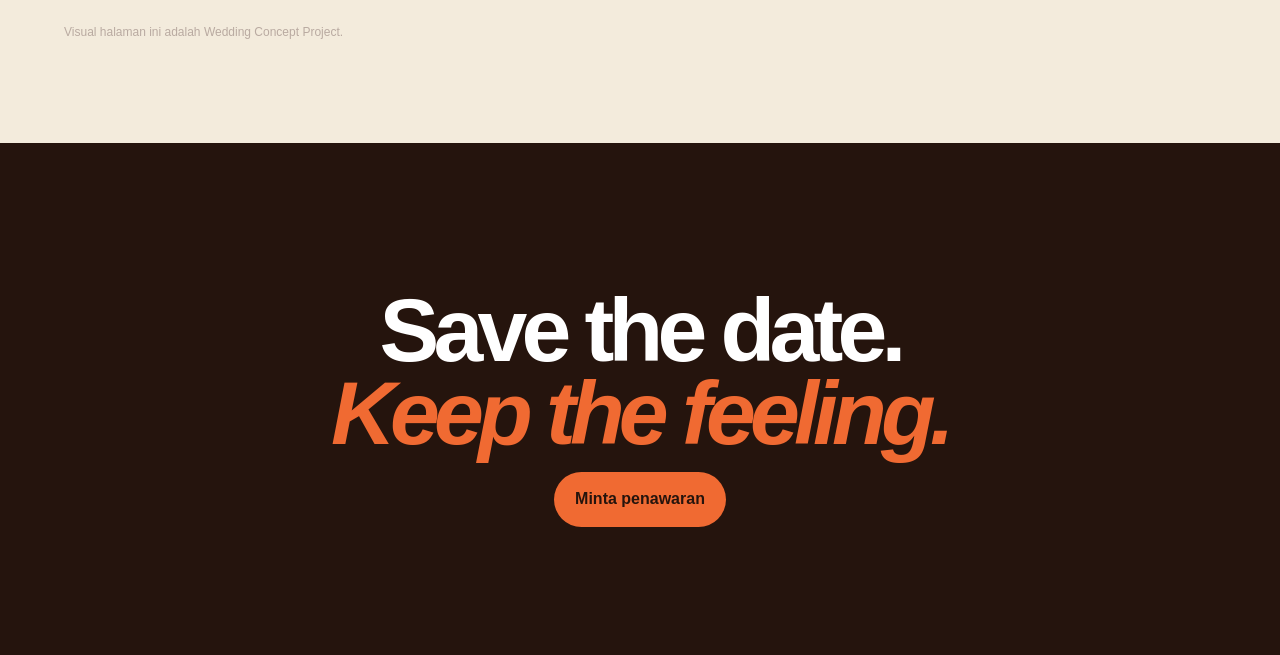
<file: wedding.html>
<!doctype html><html lang='id'><head><meta charset='UTF-8'><meta name='viewport' content='width=device-width,initial-scale=1'><title>Wedding - FIKS Creative</title><link rel='stylesheet' href='styles.css'></head><body class='inner'><header class='header' data-header><a class='brand' href='index.html'>FIKS<small>WEDDING</small></a><button class='menu'>MENU</button><nav><a href='index.html'>Creative</a><a href='works.html'>Works</a><a href='about.html'>About</a><a class='btn light' href='contact.html?service=Wedding%20Documentation'>Cek tanggal</a></nav></header><main><section class='wedding-hero'><div><p class='label'>/ QUALITY-FIRST DOCUMENTATION</p><h1>Your story,<br><em>kept honest.</em></h1></div></section><section class='inner-section'><div class='about-grid'><h2>Momen nyata.<br>Bukan sekadar<br><em>pose.</em></h2><div><p>Kami percaya dokumentasi wedding yang baik tidak terasa dipaksakan. Ia menangkap ritme hari dan gesture kecil.</p><p>Pendekatan kami menggabungkan candid photography, portrait terarah secukupnya, dan visual sinematik.</p><a class='btn dark-btn' href='contact.html?service=Wedding%20Documentation'>Ceritakan harimu</a></div></div></section><section class='inner-section cream'><p class='label'>/ WHAT WE CAPTURE</p><div class='values'><article class='value'><b>01</b><h3>Pre-wedding</h3><p>Couple session sesuai karakter kalian.</p></article><article class='value'><b>02</b><h3>Wedding day</h3><p>Detail kecil hingga momen utama.</p></article><article class='value'><b>03</b><h3>Cinematic film</h3><p>Highlight video yang membangun cerita.</p></article><article class='value'><b>04</b><h3>Custom scope</h3><p>Coverage disesuaikan dengan rundown.</p></article></div><p class='note'>Visual halaman ini adalah Wedding Concept Project.</p></section><section class='pad final dark'><h2>Save the date.<br><em>Keep the feeling.</em></h2><a class='btn orange' href='contact.html?service=Wedding%20Documentation'>Minta penawaran</a></section></main><script src='script.js'></script></body></html>
</file>
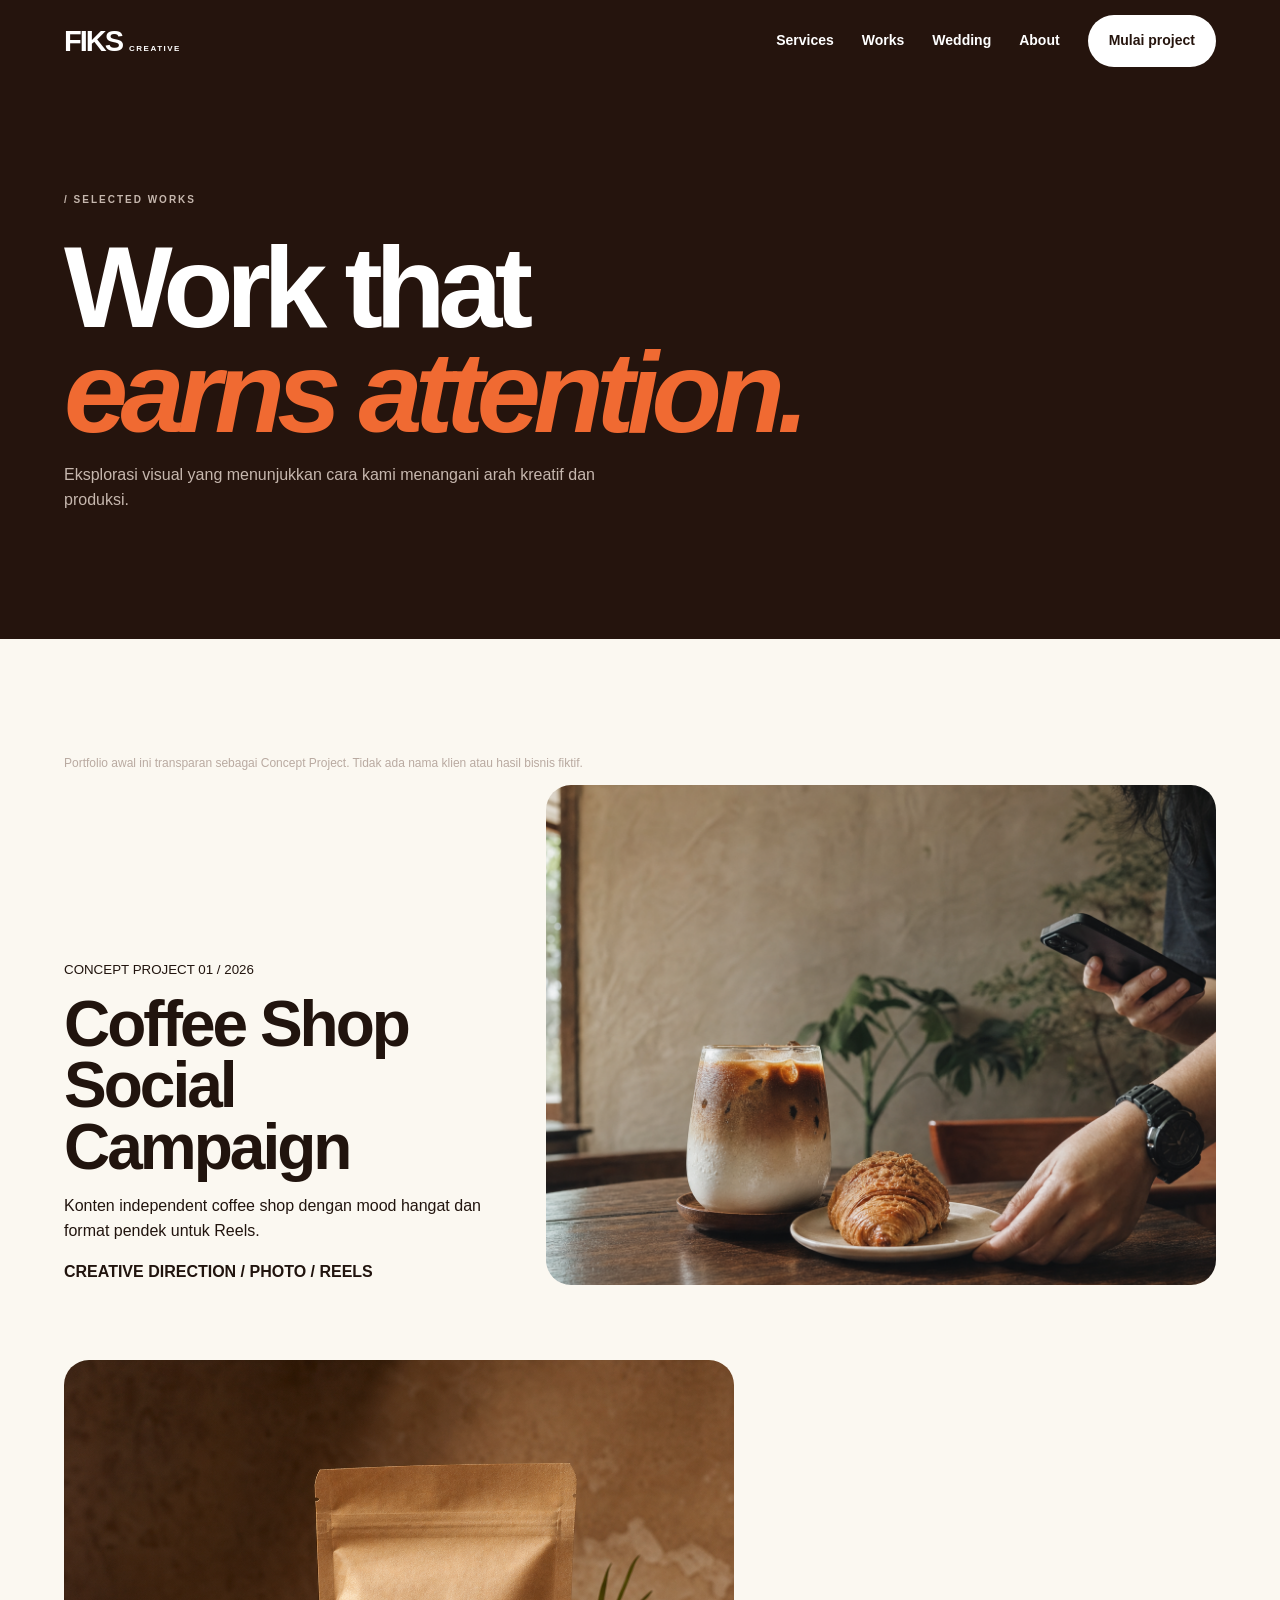
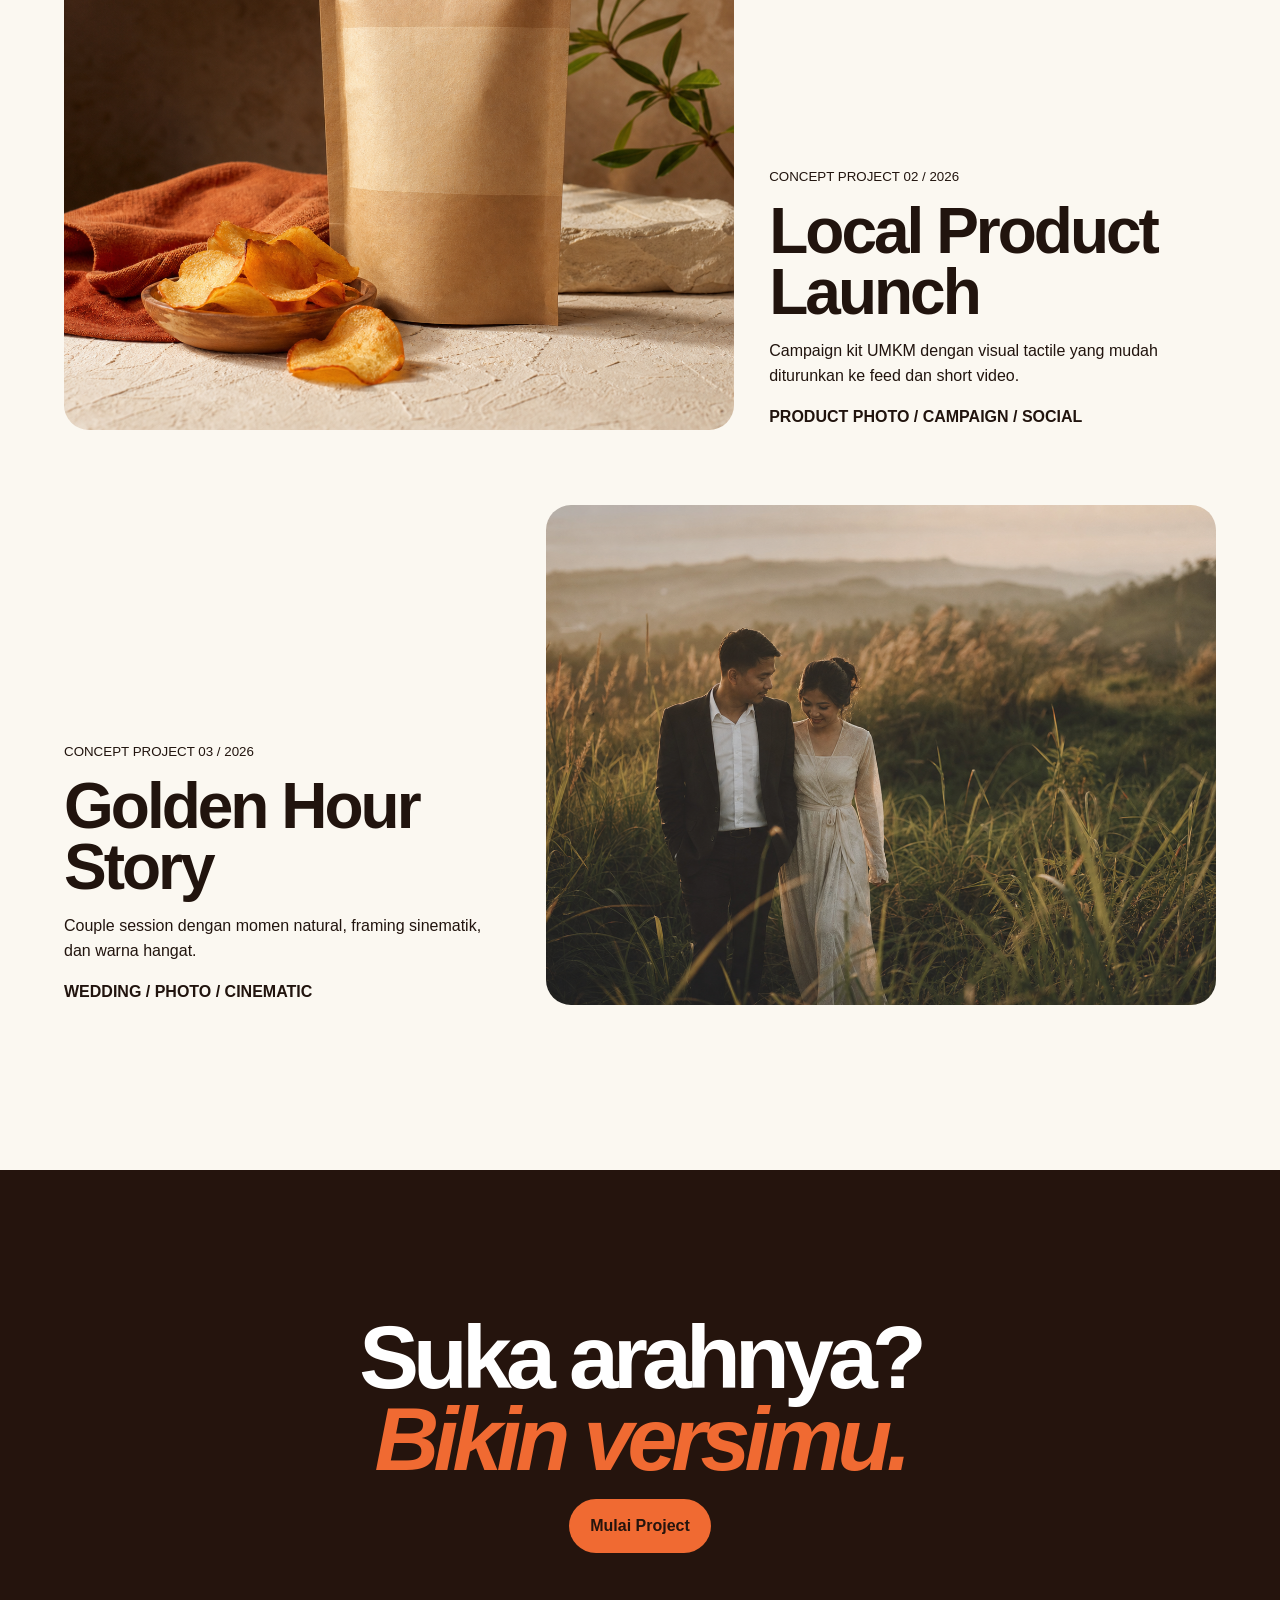
<file: works.html>
<!doctype html><html lang='id'><head><meta charset='UTF-8'><meta name='viewport' content='width=device-width,initial-scale=1'><meta name='description' content='Concept projects dan selected works FIKS Creative.'><title>Works - FIKS Creative</title><link rel='stylesheet' href='styles.css'></head><body class='inner'><header class='header' data-header><a class='brand' href='index.html'>FIKS<small>CREATIVE</small></a><button class='menu'>MENU</button><nav><a href='services.html'>Services</a><a href='works.html'>Works</a><a href='wedding.html'>Wedding</a><a href='about.html'>About</a><a class='btn light' href='contact.html'>Mulai project</a></nav></header><main><section class='page-hero'><p class='label'>/ SELECTED WORKS</p><h1>Work that<br><em>earns attention.</em></h1><p>Eksplorasi visual yang menunjukkan cara kami menangani arah kreatif dan produksi.</p></section><section class='inner-section'><p class='note'>Portfolio awal ini transparan sebagai Concept Project. Tidak ada nama klien atau hasil bisnis fiktif.</p>
<article class='project' id='coffee'><div class='project-img'><img src='assets/fiks-hero-concept.png' alt='Coffee shop concept project'></div><div class='project-info'><small>CONCEPT PROJECT 01 / 2026</small><h2>Coffee Shop<br>Social Campaign</h2><p>Konten independent coffee shop dengan mood hangat dan format pendek untuk Reels.</p><b>CREATIVE DIRECTION / PHOTO / REELS</b></div></article>
<article class='project' id='product'><div class='project-img'><img src='assets/concept-product.png' alt='Local product concept project'></div><div class='project-info'><small>CONCEPT PROJECT 02 / 2026</small><h2>Local Product<br>Launch</h2><p>Campaign kit UMKM dengan visual tactile yang mudah diturunkan ke feed dan short video.</p><b>PRODUCT PHOTO / CAMPAIGN / SOCIAL</b></div></article>
<article class='project'><div class='project-img'><img src='assets/concept-wedding.png' alt='Wedding concept project'></div><div class='project-info'><small>CONCEPT PROJECT 03 / 2026</small><h2>Golden Hour<br>Story</h2><p>Couple session dengan momen natural, framing sinematik, dan warna hangat.</p><b>WEDDING / PHOTO / CINEMATIC</b></div></article></section><section class='pad final dark'><h2>Suka arahnya?<br><em>Bikin versimu.</em></h2><a class='btn orange' href='contact.html'>Mulai Project</a></section></main><script src='script.js'></script></body></html>
</file>
<file: styles.css>
:root{--brown:#25140d;--cream:#f3ebdc;--paper:#fbf8f1;--orange:#f06a32;--ink:#21140e;--line:rgba(37,20,13,.18);--pad:clamp(22px,5vw,78px)}
*{box-sizing:border-box}html{scroll-behavior:smooth}body{margin:0;background:var(--paper);color:var(--ink);font:16px/1.55 'DM Sans',Arial,sans-serif;overflow-x:hidden}body.lock{overflow:hidden}a{color:inherit;text-decoration:none}button,input,select,textarea{font:inherit}button{cursor:pointer}img{display:block;max-width:100%}.header{height:82px;padding:0 var(--pad);position:absolute;z-index:20;width:100%;display:flex;align-items:center;justify-content:space-between;color:white;border-bottom:1px solid #ffffff3b}.header.stuck{position:fixed;background:#25140df2;animation:drop .35s}.brand{font:800 29px Manrope,sans-serif;letter-spacing:-2px}.brand small,.foot-brand small{font-size:8px;letter-spacing:1.5px;margin-left:7px}.header nav{display:flex;align-items:center;gap:28px;font-size:14px;font-weight:700}.menu{display:none;background:none;border:0;color:white}.btn{border:0;border-radius:99px;padding:15px 21px;display:inline-flex;justify-content:center;gap:20px;font-weight:700;transition:.25s}.btn:hover{transform:translateY(-3px)}.light{background:white;color:var(--brown)}.orange{background:var(--orange);color:var(--brown)}.dark-btn{background:var(--brown);color:white}.outline{background:transparent;border:1px solid var(--brown)}.full{width:100%}.dark{background:var(--brown);color:white}.cream{background:var(--cream)}.orange-bg{background:var(--orange)}.pad{padding:clamp(80px,10vw,140px) var(--pad)}.hero{height:100vh;min-height:720px;position:relative;display:flex;align-items:center;overflow:hidden}.hero-img{position:absolute;inset:0;background:url(assets/fiks-hero-concept.png) center/cover}.shade{position:absolute;inset:0;background:linear-gradient(90deg,#160b06df,#160b0640),linear-gradient(0deg,#160b0670,transparent)}.hero-copy{position:relative;z-index:2;padding:90px var(--pad) 30px;max-width:930px}.kicker,.label{font-size:10px;letter-spacing:2px;font-weight:700}.hero h1,.display,.section-title h2,.wedding h2,.final h2,.page-hero h1{font:800 clamp(52px,7.8vw,116px)/.92 Manrope,sans-serif;letter-spacing:-.065em;margin:18px 0}.hero-copy>p:last-of-type{font-size:19px;max-width:570px;color:#ffffffc9}.actions{display:flex;gap:12px;margin-top:32px}.glass{background:#ffffff10;color:white;border:1px solid #ffffff70}.hero-tag{position:absolute;right:var(--pad);bottom:45px;z-index:2;font-size:8px;letter-spacing:1.5px}.marquee{background:var(--orange);overflow:hidden;padding:14px 0;white-space:nowrap;border-block:1px solid var(--brown);font:800 17px Manrope,sans-serif;letter-spacing:2px}.marquee span{display:block;width:max-content}em{font-weight:600;font-style:italic;color:var(--orange)}
.label{color:#766053;margin:0 0 26px}.dark .label{color:#b7a69c}.split,.section-title,.problem,.why{display:grid;grid-template-columns:1.35fr .65fr;gap:8vw;align-items:end}.display{font-size:clamp(44px,5.8vw,84px)}.display span{color:#99887b}.copy{color:#665448;font-size:17px}.link{display:inline-block;font-weight:700;border-bottom:1px solid;margin-top:10px}.section-title{margin-bottom:55px}.section-title h2{font-size:clamp(52px,6vw,90px);margin:0}.section-title>p{color:#6d594e}.dark .section-title>p{color:#bcaea5}.service-list{border-top:1px solid var(--line)}.service{display:grid;grid-template-columns:70px 1fr 60px;gap:20px;align-items:center;border-bottom:1px solid var(--line);padding:38px 0}.service h3{font:800 clamp(28px,3.4vw,50px)/1 Manrope,sans-serif;letter-spacing:-2px;margin:0 0 10px}.service p{margin:0;color:#6b584d}.service small{font-size:8px;letter-spacing:1.3px}.service>a,.solution button{width:55px;height:55px;border:1px solid;border-radius:50%;display:grid;place-items:center;font-size:22px}.work-grid{display:grid;grid-template-columns:1.3fr .7fr;grid-template-rows:repeat(2,minmax(320px,34vw));gap:15px}.work{position:relative;overflow:hidden;border-radius:25px}.work.wide{grid-row:1/3}.work img{width:100%;height:100%;object-fit:cover;transition:.6s}.work:hover img{transform:scale(1.04)}.work:after{content:'';position:absolute;inset:0;background:linear-gradient(0deg,#160b06e8,transparent 65%)}.work>div{position:absolute;z-index:2;bottom:25px;left:27px}.work h3{font:800 clamp(28px,3.2vw,48px)/.95 Manrope,sans-serif;letter-spacing:-2px;margin:8px 0}.work p,.work small{font-size:8px;letter-spacing:1.2px}.work>b{position:absolute;z-index:3;right:20px;top:20px;background:white;color:var(--brown);width:42px;height:42px;border-radius:50%;display:grid;place-items:center}.work.poster{background:var(--orange);color:var(--brown)}.work.poster:after{display:none}.note{font-size:12px;color:#b9aaa1;margin-top:25px}.problem{align-items:center}.list{border-top:1px solid var(--line)}.list p{padding:18px 0;margin:0;border-bottom:1px solid var(--line)}.list span{font-size:9px;margin-right:25px}.solution{margin-top:70px;padding:50px;background:var(--brown);color:white;border-radius:25px;display:grid;grid-template-columns:1.2fr .8fr 60px;gap:5vw;align-items:end}.solution h3{font:800 clamp(30px,4vw,58px)/.98 Manrope,sans-serif;letter-spacing:-2px;margin:10px 0}.solution p{color:#bfaea4}.solution button{background:var(--orange);color:var(--brown)}
.process{list-style:none;padding:0;display:grid;grid-template-columns:repeat(4,1fr);gap:25px;border-top:1px solid #25140d70}.process li{padding-top:25px}.process b{font-size:9px}.process i{display:block;font-style:normal;font-size:52px;margin:28px 0}.process h3{font:800 25px Manrope,sans-serif;margin:0}.process p{font-size:14px}.packages{display:grid;grid-template-columns:repeat(3,1fr);gap:14px}.packages article{padding:30px;border:1px solid var(--line);border-radius:24px;display:flex;flex-direction:column;background:var(--paper)}.packages .featured{background:var(--orange)}.packages h3{font:800 29px Manrope,sans-serif;letter-spacing:-1.5px;margin:27px 0 6px}.packages p{color:#6c594d}.packages ul{list-style:none;padding:18px 0;border-top:1px solid var(--line);margin-bottom:auto}.packages li{padding:5px}.packages li:before{content:'+';margin-right:10px}.packages>article>span{font-size:10px}.packages strong{font:800 36px Manrope,sans-serif;letter-spacing:-2px;margin-bottom:20px}.packages sup{font-size:11px}.price-note{text-align:center;font-size:10px;color:#756257}.why{align-items:start}.why .display{position:sticky;top:130px}.why-list article{display:grid;grid-template-columns:50px 1fr;gap:20px;border-top:1px solid var(--line);padding:35px 0}.why-list b{font-size:16px;color:#8b7467;margin-top:5px}.why-list h3{font:800 32px Manrope,sans-serif;margin:0 0 10px}.why-list p{color:#6b594d;font-size:18px}.wedding{min-height:680px;height:80vh;position:relative;display:flex;align-items:center;overflow:hidden}.wedding>img{position:absolute;width:100%;height:100%;object-fit:cover}.wedding>div:last-child{position:relative;z-index:2;padding-left:var(--pad);max-width:700px}.wedding h2,.final h2{font-size:clamp(55px,7vw,100px)}.wedding p{max-width:450px}.final{text-align:center}.final>span{font-size:50px;color:var(--orange)}.final>p{max-width:520px;margin:20px auto;color:#bfafa6}footer{background:#170b07;color:white;padding:70px var(--pad) 25px}.foot-main{display:grid;grid-template-columns:1.2fr 1fr .6fr .6fr;gap:5vw}.foot-brand{font:800 55px Manrope,sans-serif;letter-spacing:-4px}.foot-main>p{color:#9e8e85}.foot-main>div{display:flex;flex-direction:column;gap:8px;font-size:13px}.foot-main b{font-size:8px;color:#76675f}.foot-main button{color:white;background:none;border:0;padding:0;text-align:left}.foot-bottom{border-top:1px solid #ffffff22;margin-top:50px;padding-top:20px;display:flex;justify-content:space-between;font-size:9px;color:#81736c}.float{position:fixed;z-index:15;right:20px;bottom:20px;background:#587757;color:white;padding:13px 17px;border-radius:99px;font-size:11px;font-weight:700}
.modal{position:fixed;z-index:50;inset:0;display:grid;grid-template-columns:1fr min(700px,100%);visibility:hidden;pointer-events:none}.modal[aria-hidden=false]{visibility:visible;pointer-events:auto}.backdrop{background:#140a06bb;opacity:0;transition:.3s}.panel{grid-column:2;background:var(--paper);height:100%;overflow:auto;padding:clamp(35px,5vw,65px);transform:translateX(100%);transition:.4s;position:relative}.modal[aria-hidden=false] .backdrop{opacity:1}.modal[aria-hidden=false] .panel{transform:none}.x{position:absolute;right:20px;top:18px;border:1px solid var(--line);background:none;width:42px;height:42px;border-radius:50%;font-size:24px}.panel h2{font:800 clamp(38px,5vw,62px)/1 Manrope,sans-serif;letter-spacing:-3px;margin:0}.form-grid{display:grid;grid-template-columns:1fr 1fr;gap:18px;margin:30px 0}.form-grid label{font-size:11px;font-weight:700}.form-grid input,.form-grid select,.form-grid textarea{width:100%;border:0;border-bottom:1px solid var(--line);background:none;padding:11px 0;outline:none}.form-grid .full{grid-column:1/-1}.consent{font-size:11px}.error{color:#b3261e;font-size:12px;min-height:20px}.success{text-align:center;padding:50px 0}.success h3{font:800 35px Manrope,sans-serif}.reveal{opacity:0;transform:translateY(25px);transition:.7s}.reveal.visible{opacity:1;transform:none}
.inner .header{position:relative;background:var(--brown)}.page-hero{padding:110px var(--pad);background:var(--brown);color:white}.page-hero h1{font-size:clamp(62px,9vw,130px)}.page-hero>p{max-width:600px;color:#c6b7ae}.inner-section{padding:90px var(--pad)}.detail{display:grid;grid-template-columns:60px .8fr 1.2fr;gap:35px;padding:50px 0;border-top:1px solid var(--line)}.detail h2,.inner-section h2{font:800 clamp(38px,5vw,70px)/.96 Manrope,sans-serif;letter-spacing:-3px;margin:0}.detail ul{columns:2;list-style:none;padding:0}.detail li{padding:7px 0;border-bottom:1px solid var(--line)}.project{display:grid;grid-template-columns:1.2fr .8fr;gap:35px;margin-bottom:75px}.project:nth-child(even){grid-template-columns:.8fr 1.2fr}.project:nth-child(even) .project-img{order:2}.project-img{min-height:500px;border-radius:25px;overflow:hidden}.project-img img{width:100%;height:100%;object-fit:cover}.project-info{align-self:end}.project-info h2{margin:12px 0}.wedding-hero{height:82vh;min-height:650px;background:url(assets/concept-wedding.png) center/cover;display:flex;align-items:end;padding:70px var(--pad);color:white;position:relative}.wedding-hero:before{content:'';position:absolute;inset:0;background:linear-gradient(0deg,#1b0d08e8,transparent)}.wedding-hero>div{position:relative}.wedding-hero h1{font:800 clamp(60px,10vw,135px)/.9 Manrope,sans-serif;letter-spacing:-6px;margin:0}.about-grid{display:grid;grid-template-columns:1fr 1fr;gap:8vw}.values{display:grid;grid-template-columns:repeat(4,1fr);gap:14px}.value{padding:30px;border:1px solid var(--line);border-radius:24px;min-height:240px}.value h3{font:800 24px Manrope,sans-serif;margin-top:60px}
@media(max-width:900px){.menu{display:block}.header nav{position:fixed;inset:0;background:var(--brown);flex-direction:column;justify-content:center;font-size:24px;transform:translateX(100%);transition:.35s}.header nav.open{transform:none}.split,.section-title,.problem,.why,.foot-main,.about-grid{grid-template-columns:1fr}.work-grid{grid-template-columns:1fr;grid-template-rows:auto}.work.wide{grid-row:auto}.work{min-height:500px}.solution{grid-template-columns:1fr}.process{grid-template-columns:1fr 1fr}.packages{grid-template-columns:1fr}.why .display{position:static}.foot-main{grid-template-columns:1fr 1fr}.project,.project:nth-child(even){grid-template-columns:1fr}.project:nth-child(even) .project-img{order:0}.values{grid-template-columns:1fr 1fr}.detail{grid-template-columns:50px 1fr}.detail>div:last-child{grid-column:2}.modal{grid-template-columns:1fr}.panel{grid-column:1}}
@media(max-width:600px){:root{--pad:20px}.header{height:68px}.hero h1{font-size:51px}.hero-tag{display:none}.actions{flex-direction:column}.pad{padding-top:80px;padding-bottom:80px}.display,.section-title h2{font-size:44px}.service{grid-template-columns:35px 1fr}.service>a{display:none}.work{min-height:430px}.solution{padding:30px}.process{grid-template-columns:1fr}.packages article{padding:25px}.wedding{min-height:630px}.foot-main{grid-template-columns:1fr}.form-grid{grid-template-columns:1fr}.form-grid .full{grid-column:1}.detail{grid-template-columns:1fr}.detail>div:last-child{grid-column:1}.detail ul{columns:1}.values{grid-template-columns:1fr}.project-img{min-height:380px}.wedding-hero h1{letter-spacing:-4px}.modal .panel{padding-top:70px}}
.panel-inline{padding:clamp(25px,5vw,50px);border-radius:25px}.panel-inline>h2{font-size:clamp(38px,5vw,60px)}
@media(prefers-reduced-motion:reduce){html{scroll-behavior:auto}.reveal{opacity:1;transform:none}.marquee span{animation:none}}

/* Polished process timeline */
.process-section{position:relative;overflow:hidden}.process-section:after{content:'04';position:absolute;right:-.03em;top:-.28em;font:800 clamp(180px,28vw,520px)/1 Manrope,sans-serif;color:#25140d0d;pointer-events:none}.process-section .section-title{position:relative;z-index:1;margin-bottom:72px}.process-section .section-title em{color:var(--cream)}.process-section .label,.process-section .section-title>p{color:#4d2b1f}.process-section .process{position:relative;z-index:1;list-style:none;padding:0;display:grid;grid-template-columns:repeat(4,1fr);gap:0;border-top:1px solid #25140d66;margin:0}.process-section .process li{position:relative;padding:28px 28px 14px 0;border-right:1px solid #25140d24;min-height:330px}.process-section .process li+li{padding-left:28px}.process-section .process li:last-child{border-right:0}.process-section .process li:before{content:'';position:absolute;width:9px;height:9px;border-radius:50%;background:var(--brown);top:-5px;left:0}.process-section .process li+li:before{left:28px}.process-section .process b{display:inline-flex;align-items:center;justify-content:center;border:1px solid #25140d52;border-radius:99px;padding:4px 9px;font-size:9px;letter-spacing:1px}.process-icon{width:72px;height:72px;display:grid;place-items:center;border-radius:21px;background:var(--brown);color:var(--orange);margin:32px 0 27px;transition:transform .3s,background .3s}.process li:hover .process-icon{transform:translateY(-5px) rotate(-3deg);background:#3a2015}.process-icon svg{width:40px;height:40px;fill:none;stroke:currentColor;stroke-width:2;stroke-linecap:round;stroke-linejoin:round}.process-section .process h3{font:800 28px Manrope,sans-serif;letter-spacing:-1px;margin:0 0 8px}.process-section .process p{font-size:14px;line-height:1.55;margin:0;max-width:250px;color:#4c2b20}
@media(max-width:900px){.process-section .process{grid-template-columns:1fr 1fr}.process-section .process li:nth-child(2){border-right:0}.process-section .process li:nth-child(n+3){border-top:1px solid #25140d24}.process-section .process li+li{padding-left:24px}.process-section .process li:before,.process-section .process li+li:before{left:24px}.process-section .process li:first-child:before{left:0}}
@media(max-width:600px){.process-section .section-title{margin-bottom:45px}.process-section .process{grid-template-columns:1fr;border-top:0}.process-section .process li,.process-section .process li+li{min-height:0;padding:28px 0;border-right:0;border-top:1px solid #25140d42}.process-section .process li:before,.process-section .process li+li:before{left:auto;right:0;top:27px}.process-icon{width:62px;height:62px;margin:23px 0 20px}.process-icon svg{width:34px;height:34px}}

/* Final simplified process section */
.process-section{background:var(--cream);color:var(--brown);padding-top:clamp(80px,8vw,115px);padding-bottom:clamp(80px,8vw,115px)}.process-section:after{display:none}.process-section .section-title{grid-template-columns:1.15fr .55fr;align-items:end;margin-bottom:48px}.process-section .section-title h2{font-size:clamp(50px,5.5vw,78px);line-height:.98}.process-section .section-title em{color:var(--orange)}.process-section .label{color:#816c5f}.process-section .section-title>p{max-width:370px;color:#6d594e;border-left:2px solid var(--orange);padding-left:20px;margin-bottom:5px}.process-section .process{gap:14px;border:0}.process-section .process li,.process-section .process li+li{background:var(--paper);border:1px solid var(--line);border-radius:22px;padding:26px;min-height:300px;display:flex;flex-direction:column}.process-section .process li:before,.process-section .process li+li:before{display:none}.process-section .process b{align-self:flex-start;border:0;padding:0;color:#8b7467;font-size:10px}.process-section .process-icon{order:2;width:58px;height:58px;border-radius:16px;background:#f6d2bd;color:var(--brown);margin:36px 0 30px}.process-section .process h3{order:3;font-size:25px;margin-top:auto}.process-section .process p{order:4;color:#6b584d;max-width:none}.process-section .process li:hover .process-icon{background:var(--orange);transform:translateY(-3px)}
@media(max-width:900px){.process-section .process{grid-template-columns:1fr 1fr}.process-section .process li,.process-section .process li+li{padding:24px;border:1px solid var(--line)}.process-section .section-title{grid-template-columns:1fr;gap:20px}.process-section .section-title>p{margin:0}}
@media(max-width:600px){.process-section .process{grid-template-columns:1fr;gap:10px}.process-section .process li,.process-section .process li+li{min-height:260px;padding:24px}.process-section .process-icon{width:54px;height:54px;margin:28px 0 24px}.process-section .section-title h2{font-size:44px}}
.work.tall{grid-row:1/3}@media(max-width:900px){.work.tall{grid-row:auto}}

/* Contact page */
.contact-section{background:var(--paper)}.contact-shell{display:grid;grid-template-columns:minmax(310px,.72fr) minmax(0,1.28fr);gap:clamp(28px,5vw,74px);align-items:start}.contact-guide{position:sticky;top:105px;background:var(--brown);color:white;border-radius:26px;padding:clamp(30px,3.4vw,48px);box-shadow:0 24px 60px #25140d12}.contact-guide .label{color:#d69a78}.contact-guide h2{font:800 clamp(46px,5vw,68px)/.96 Manrope,sans-serif;letter-spacing:-3px;margin:0 0 38px}.contact-guide h2 em{color:var(--orange)}.contact-steps{list-style:none;padding:0;margin:0}.contact-steps li{display:grid;grid-template-columns:46px 1fr;gap:15px;padding:20px 0;border-top:1px solid #ffffff22}.contact-steps li:last-child{border-bottom:1px solid #ffffff22}.contact-steps b{width:34px;height:34px;border-radius:50%;display:grid;place-items:center;background:var(--orange);color:var(--brown);font-size:9px}.contact-steps div{display:flex;flex-direction:column;gap:4px}.contact-steps strong{font:700 15px Manrope,sans-serif}.contact-steps span{font-size:13px;color:#c9b9af;line-height:1.5}.contact-meta{display:grid;grid-template-columns:.7fr 1.3fr;gap:18px;margin-top:32px;padding-top:5px}.contact-meta div{display:flex;flex-direction:column;gap:6px}.contact-meta small{font-size:8px;letter-spacing:1.3px;color:#8f7e74}.contact-meta strong{font-size:12px;line-height:1.5}.contact-form-card{background:var(--cream);border-radius:26px;padding:clamp(32px,4.5vw,58px);box-shadow:0 24px 60px #25140d0a}.contact-form-card>.label{margin-bottom:16px}.contact-form-card>h2{font:800 clamp(42px,4.5vw,64px)/1 Manrope,sans-serif;letter-spacing:-3px;margin:0 0 12px}.form-lead{max-width:560px;margin:0;color:#715f53}.contact-form-card .form-grid{gap:22px 20px;margin-top:36px}.contact-form-card .form-grid label{font-size:12px;letter-spacing:.1px}.contact-form-card .form-grid input,.contact-form-card .form-grid select,.contact-form-card .form-grid textarea{min-height:48px;border-bottom-color:#25140d35;font-size:15px}.contact-form-card .form-grid input::placeholder,.contact-form-card .form-grid textarea::placeholder{color:#8f7d71}.contact-form-card .form-grid textarea{min-height:120px;resize:vertical}.contact-form-card .consent{display:flex;align-items:flex-start;gap:10px;margin-top:4px;font-size:12px;color:#5f4d42}.contact-form-card .consent input{margin-top:3px}.storage-note{font-size:10px;color:#907e72;margin:8px 0 0}.contact-submit{min-height:56px;margin-top:5px;align-items:center;justify-content:space-between;padding-inline:25px}.contact-submit span{font-size:20px}.contact-success{padding:70px 20px}
@media(max-width:960px){.contact-shell{grid-template-columns:1fr}.contact-guide{position:static}.contact-meta{grid-template-columns:1fr 1fr}}
@media(max-width:600px){.contact-section{padding-inline:16px}.contact-guide,.contact-form-card{border-radius:20px;padding:26px}.contact-guide h2{font-size:44px;margin-bottom:28px}.contact-meta{grid-template-columns:1fr}.contact-form-card>h2{font-size:40px}.contact-form-card .form-grid{gap:18px}}

/* Seamless marquee */
.marquee-track{display:flex;width:max-content;will-change:transform;animation:marquee-loop 32s linear infinite}.marquee-track span{display:block;flex:none;width:auto;padding-right:1.5rem;animation:none}@keyframes marquee-loop{to{transform:translateX(-50%)}}@media(prefers-reduced-motion:reduce){.marquee-track{animation:none}}

/* Homepage spacing fixes */
.services-section{padding-top:clamp(90px,8vw,115px)}.problem-section{padding-top:clamp(80px,7vw,105px);padding-bottom:clamp(80px,7vw,105px)}.problem-section .problem{grid-template-columns:minmax(0,1.08fr) minmax(340px,.72fr);gap:clamp(48px,7vw,105px);align-items:center}.problem-section .display{font-size:clamp(46px,5vw,72px);line-height:.98;margin-block:12px 0}.problem-section .list p{padding:16px 0}.problem-section .solution{margin-top:48px;padding:clamp(34px,4vw,48px);grid-template-columns:1.15fr .75fr 58px;gap:clamp(30px,5vw,75px)}.problem-section .solution h3{font-size:clamp(34px,3.5vw,50px)}.problem-section .solution p{margin-bottom:4px;line-height:1.55}
@media(max-width:900px){.problem-section .problem{grid-template-columns:1fr;gap:34px}.problem-section .solution{grid-template-columns:1fr;gap:20px}.problem-section .solution button{justify-self:start}}
@media(max-width:600px){.services-section,.problem-section{padding-top:72px;padding-bottom:72px}.problem-section .display{font-size:43px}.problem-section .solution{margin-top:38px;padding:28px}}
.header{border-bottom:0}

/* Improve problem-section readability */
.problem-section>.label{font-size:12px;letter-spacing:2.2px}
.problem-section .list p{display:grid;grid-template-columns:42px 1fr;align-items:center;column-gap:4px;font-size:18px;line-height:1.45;padding:18px 0}
.problem-section .list span{font-size:12px;font-weight:700;line-height:1;margin-right:0;color:#765f52}
.problem-section .solution small{font-size:13px;font-weight:700;line-height:1.4}
.problem-section .solution>p{font-size:17px;line-height:1.6}
@media(max-width:600px){.problem-section>.label{font-size:11px}.problem-section .list p{grid-template-columns:38px 1fr;font-size:17px}.problem-section .list span{font-size:11px}.problem-section .solution small{font-size:12px}.problem-section .solution>p{font-size:16px}}
@keyframes drop{from{transform:translateY(-100%)}}
.inner .header.stuck{position:fixed}
</file>
